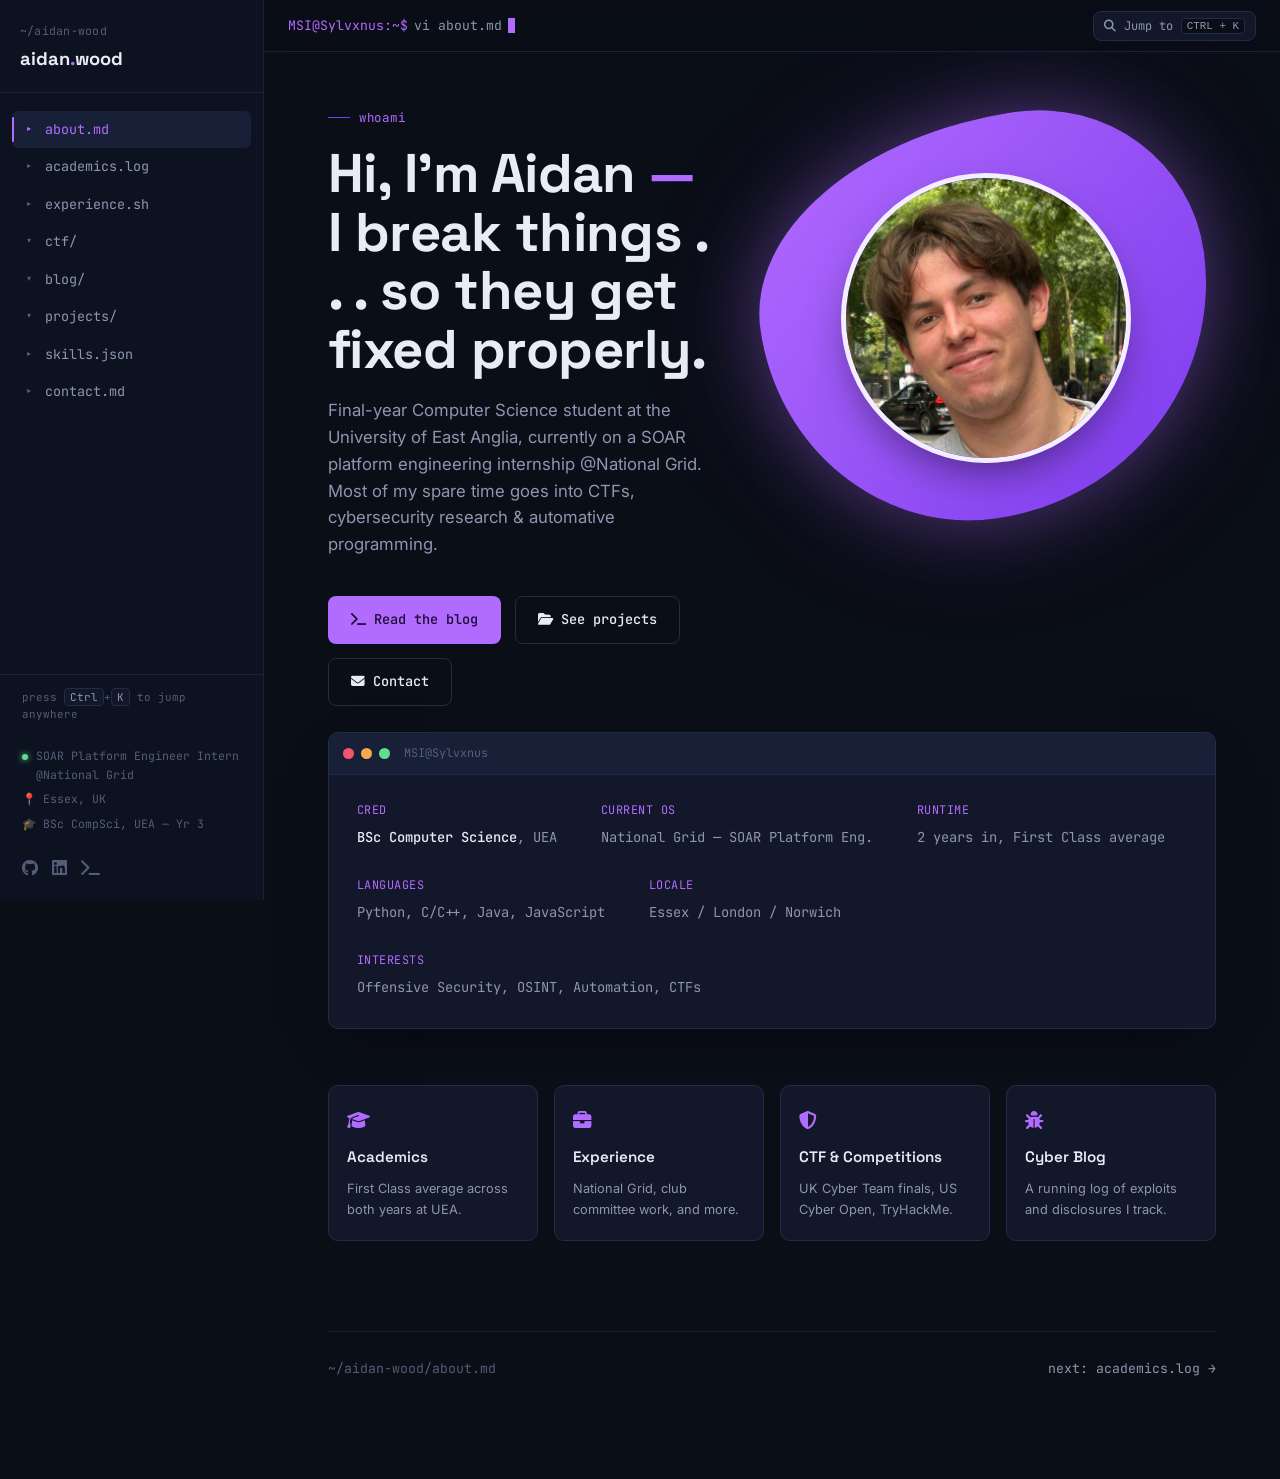
<file: index.html>
<!DOCTYPE html>
<html lang="en">
<head>
<meta charset="UTF-8">
<meta name="viewport" content="width=device-width, initial-scale=1.0">
<title>Aidan Wood — Cybersecurity &amp; Software</title>
<meta name="description" content="Aidan Wood — BSc Computer Science student, SOAR Platform Engineering intern at National Grid, CTF competitor.">
<link rel="stylesheet" href="assets/css/style.css">
<link rel="stylesheet" href="assets/css/pages.css">
<link rel="stylesheet" href="https://cdnjs.cloudflare.com/ajax/libs/font-awesome/6.5.0/css/all.min.css">
</head>
<body>

<div class="app-shell">

  <aside class="sidebar">
    <div class="sidebar-brand">
      <div class="path">~/aidan-wood</div>
      <div class="name">aidan<span class="dot">.</span>wood</div>
    </div>
    <nav class="tree">
      <a href="index.html" class="tree-item active"><span class="glyph">▸</span>about.md</a>
      <a href="academics.html" class="tree-item"><span class="glyph">▸</span>academics.log</a>
      <a href="experience.html" class="tree-item"><span class="glyph">▸</span>experience.sh</a>
      <a href="ctf.html" class="tree-item"><span class="glyph">▾</span>ctf/</a>
      <a href="blog.html" class="tree-item"><span class="glyph">▾</span>blog/</a>
      <a href="projects.html" class="tree-item"><span class="glyph">▾</span>projects/</a>
      <a href="skills.html" class="tree-item"><span class="glyph">▸</span>skills.json</a>
      <a href="contact.html" class="tree-item"><span class="glyph">▸</span>contact.md</a>
    </nav>
    <div class="tree-hint">press <kbd>Ctrl</kbd>+<kbd>K</kbd> to jump anywhere</div>
    <div class="sidebar-status">
      <div class="status-line"><span class="led"></span>SOAR Platform Engineer Intern @National Grid</div>
      <div class="status-line">📍 Essex, UK</div>
      <div class="status-line">🎓 BSc CompSci, UEA — Yr 3</div>
    </div>
    <div class="sidebar-social">
      <a href="https://github.com/AidanHWood" target="_blank" rel="noopener noreferrer" aria-label="GitHub"><i class="fab fa-github"></i></a>
      <a href="https://www.linkedin.com/in/aidan-h-wood/" target="_blank" rel="noopener noreferrer" aria-label="LinkedIn"><i class="fab fa-linkedin"></i></a>
      <a href="https://tryhackme.com/p/Sylvxnus" target="_blank" rel="noopener noreferrer" aria-label="TryHackMe"><i class="fas fa-terminal"></i></a>
    </div>
  </aside>
  <div class="sidebar-backdrop"></div>

  <div class="main-col">
    <div class="topbar">
      <div class="topbar-cmd">
        <span class="prompt">MSI@Sylvxnus:~$</span>
        <span class="path" data-command="vi about.md"></span>
        <span class="caret"></span>
      </div>
      <div class="topbar-right">
        <button class="palette-trigger" data-open-palette><i class="fas fa-magnifying-glass"></i> Jump to <kbd class="kbd-hint">CTRL +  K</kbd></button>
        <button class="mobile-nav-toggle" aria-label="Open menu"><i class="fas fa-bars"></i></button>
      </div>
    </div>

    <main class="page">

      <section class="hero">
        <div class="hero-copy">
          <div class="eyebrow"> whoami</div>
          <h1>Hi, I'm Aidan <span class="accent">—</span> I break things . . . so they get fixed properly.</h1>
          <p class="lede">Final-year Computer Science student at the University of East Anglia, currently on a SOAR platform engineering internship @National Grid. Most of my spare time goes into CTFs, cybersecurity research & automative programming.</p>
          <div class="btn-row">
            <a href="blog.html" class="btn btn-primary"><i class="fas fa-terminal"></i> Read the blog</a>
            <a href="projects.html" class="btn btn-ghost"><i class="fas fa-folder-open"></i> See projects</a>
            <a href="contact.html" class="btn btn-ghost"><i class="fas fa-envelope"></i> Contact</a>
          </div>
        </div>

        <div class="hero-photo-col">
          <div class="photo-blob"></div>
          <img src="assets/img/profile.jpg" alt="Aidan Wood" class="hero-photo">
        </div>
      </section>

      <div class="term-window" style="margin-bottom:56px;">
        <div class="term-titlebar">
          <div class="term-dots"><span class="r"></span><span class="y"></span><span class="g"></span></div>
          <span class="term-name">MSI@Sylvxnus</span>
        </div>
        <div class="neofetch-strip">
          <div class="stat"><span class="stat-k">Cred</span><span class="stat-v"><strong>BSc Computer Science</strong>, UEA</span></div>
          <div class="stat"><span class="stat-k">Current OS</span><span class="stat-v">National Grid — SOAR Platform Eng.</span></div>
          <div class="stat"><span class="stat-k">Runtime</span><span class="stat-v">2 years in, First Class average</span></div>
          <div class="stat"><span class="stat-k">Languages</span><span class="stat-v">Python, C/C++, Java, JavaScript</span></div>
          <div class="stat"><span class="stat-k">Locale</span><span class="stat-v">Essex / London / Norwich </span></div>
          <div class="stat"><span class="stat-k">Interests</span><span class="stat-v">Offensive Security, OSINT, Automation, CTFs</span></div>
        </div>
      </div>

      <div class="quicklinks">
        <a href="academics.html" class="card quicklink">
          <div class="glyph"><i class="fas fa-graduation-cap"></i></div>
          <div class="label">Academics</div>
          <div class="desc">First Class average across both years at UEA.</div>
        </a>
        <a href="experience.html" class="card quicklink">
          <div class="glyph"><i class="fas fa-briefcase"></i></div>
          <div class="label">Experience</div>
          <div class="desc">National Grid, club committee work, and more.</div>
        </a>
        <a href="ctf.html" class="card quicklink">
          <div class="glyph"><i class="fas fa-shield-halved"></i></div>
          <div class="label">CTF &amp; Competitions</div>
          <div class="desc">UK Cyber Team finals, US Cyber Open, TryHackMe.</div>
        </a>
        <a href="blog.html" class="card quicklink">
          <div class="glyph"><i class="fas fa-bug"></i></div>
          <div class="label">Cyber Blog</div>
          <div class="desc">A running log of exploits and disclosures I track.</div>
        </a>
      </div>

      <div class="page-footer-nav">
        <span>~/aidan-wood/about.md</span>
        <a href="academics.html">next: academics.log →</a>
      </div>

    </main>
  </div>
</div>

<script src="assets/js/main.js"></script>
</body>
</html>
</file>
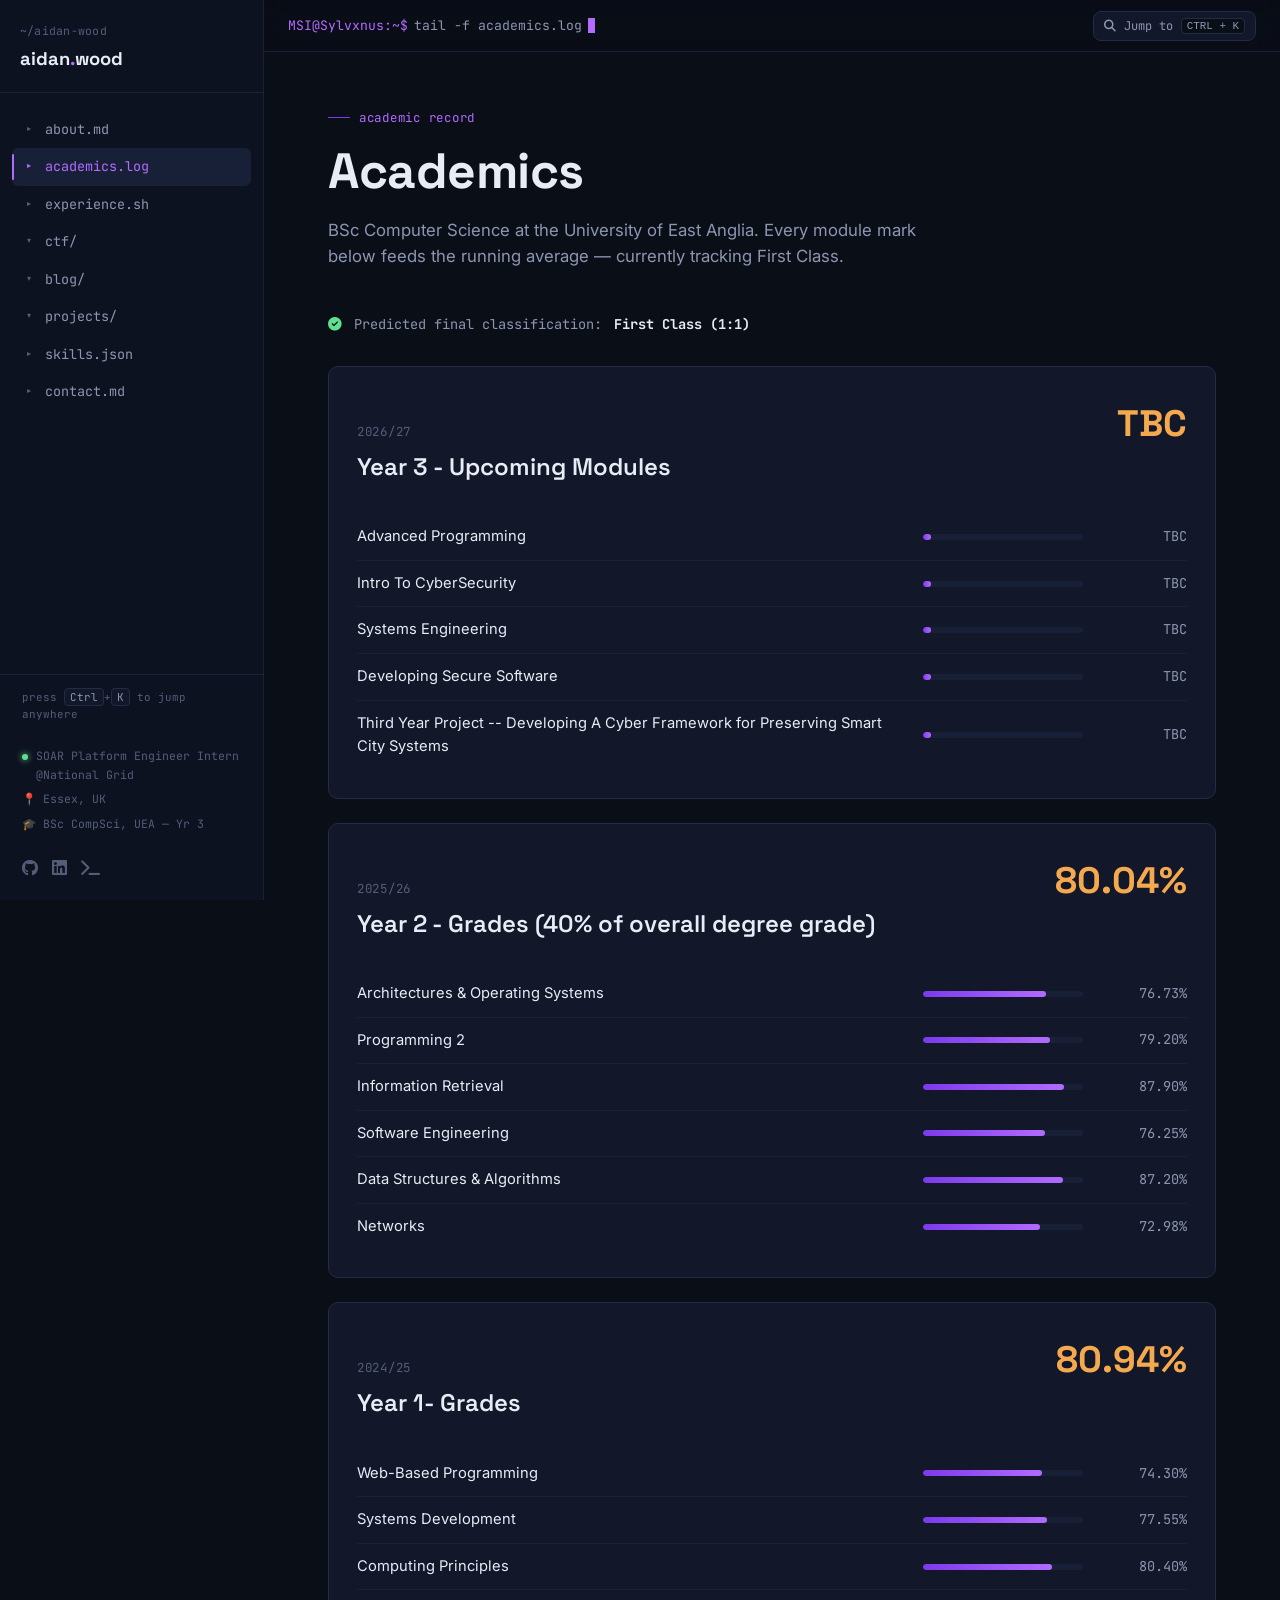
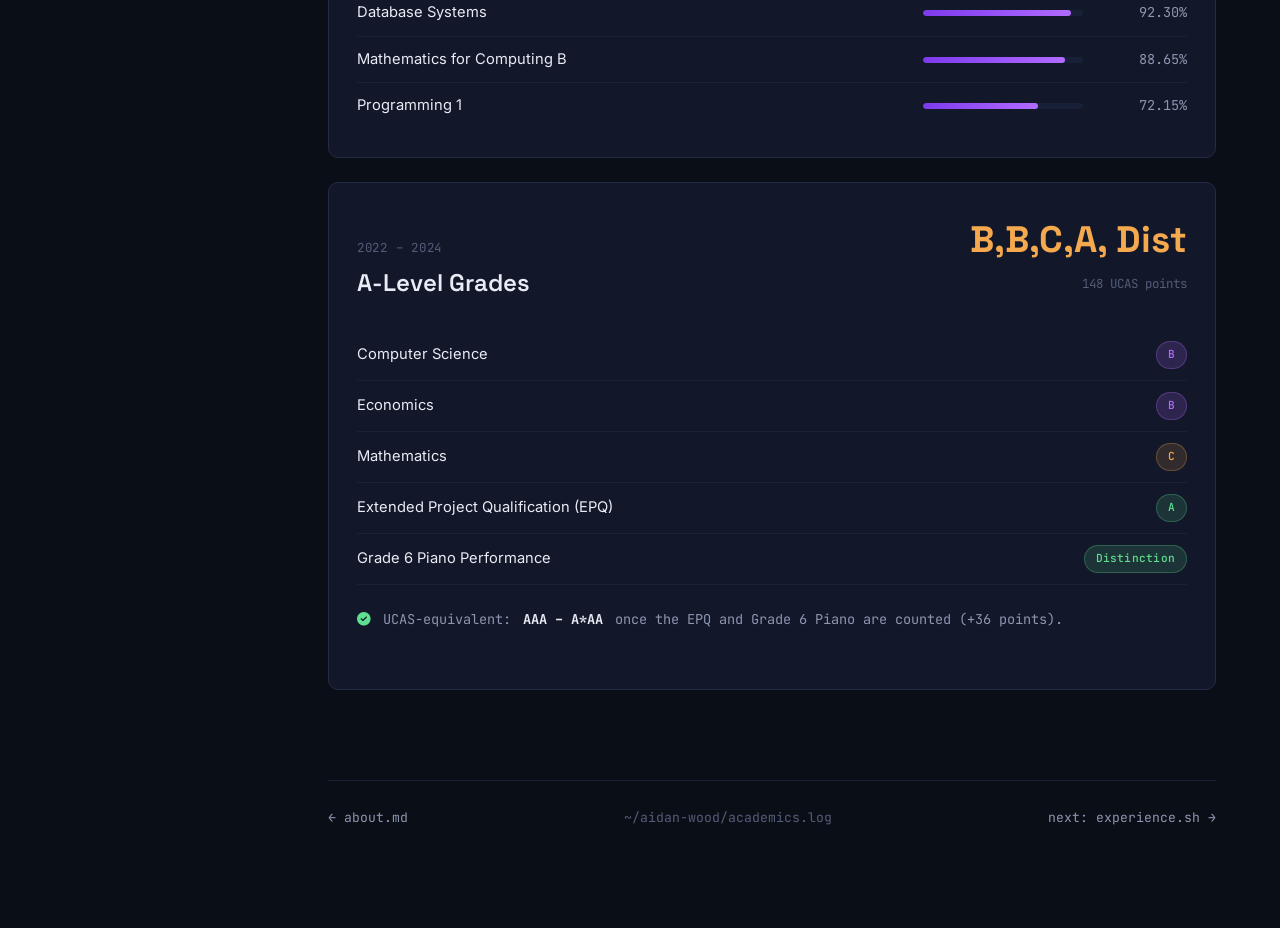
<file: academics.html>
<!DOCTYPE html>
<html lang="en">
<head>
<meta charset="UTF-8">
<meta name="viewport" content="width=device-width, initial-scale=1.0">
<title>Academics — Aidan Wood</title>
<link rel="stylesheet" href="assets/css/style.css">
<link rel="stylesheet" href="assets/css/pages.css">
<link rel="stylesheet" href="https://cdnjs.cloudflare.com/ajax/libs/font-awesome/6.5.0/css/all.min.css">
</head>
<body>

<div class="app-shell">

  <aside class="sidebar">
    <div class="sidebar-brand">
      <div class="path">~/aidan-wood</div>
      <div class="name">aidan<span class="dot">.</span>wood</div>
    </div>
    <nav class="tree">
      <a href="index.html" class="tree-item"><span class="glyph">▸</span>about.md</a>
      <a href="academics.html" class="tree-item active"><span class="glyph">▸</span>academics.log</a>
      <a href="experience.html" class="tree-item"><span class="glyph">▸</span>experience.sh</a>
      <a href="ctf.html" class="tree-item"><span class="glyph">▾</span>ctf/</a>
      <a href="blog.html" class="tree-item"><span class="glyph">▾</span>blog/</a>
      <a href="projects.html" class="tree-item"><span class="glyph">▾</span>projects/</a>
      <a href="skills.html" class="tree-item"><span class="glyph">▸</span>skills.json</a>
      <a href="contact.html" class="tree-item"><span class="glyph">▸</span>contact.md</a>
    </nav>
    <div class="tree-hint">press <kbd>Ctrl</kbd>+<kbd>K</kbd> to jump anywhere</div>
    <div class="sidebar-status">
      <div class="status-line"><span class="led"></span>SOAR Platform Engineer Intern @National Grid</div>
      <div class="status-line">📍 Essex, UK</div>
      <div class="status-line">🎓 BSc CompSci, UEA — Yr 3</div>
    </div>
    <div class="sidebar-social">
      <a href="https://github.com/AidanHWood" target="_blank" rel="noopener noreferrer" aria-label="GitHub"><i class="fab fa-github"></i></a>
      <a href="https://www.linkedin.com/in/aidan-h-wood/" target="_blank" rel="noopener noreferrer" aria-label="LinkedIn"><i class="fab fa-linkedin"></i></a>
      <a href="https://tryhackme.com/p/Sylvxnus" target="_blank" rel="noopener noreferrer" aria-label="TryHackMe"><i class="fas fa-terminal"></i></a>
    </div>
  </aside>
  <div class="sidebar-backdrop"></div>

  <div class="main-col">
    <div class="topbar">
      <div class="topbar-cmd">
        <span class="prompt">MSI@Sylvxnus:~$</span>
        <span class="path" data-command="tail -f academics.log"></span>
        <span class="caret"></span>
      </div>
      <div class="topbar-right">
        <button class="palette-trigger" data-open-palette><i class="fas fa-magnifying-glass"></i> Jump to <kbd class="kbd-hint">CTRL + K</kbd></button>
        <button class="mobile-nav-toggle" aria-label="Open menu"><i class="fas fa-bars"></i></button>
      </div>
    </div>

    <main class="page">
      <div class="eyebrow">academic record</div>
      <h1 class="page-title">Academics</h1>
      <p class="page-lede">BSc Computer Science at the University of East Anglia. Every module mark below feeds the running average — currently tracking First Class.</p>

      <div class="academics-summary">
        <i class="fas fa-circle-check" style="color:var(--green)"></i>
        Predicted final classification: <strong style="color:var(--text)">First Class (1:1)</strong>
      </div>
      
      <div class="card year-panel">
        <div class="year-panel-head">
          <div>
            <div class="yr">2026/27</div>
            <h2 class="section-title" style="margin-top:6px;">Year 3 - Upcoming Modules</h2>
          </div>
          <div class="avg">TBC</div>
        </div>
        <div class="mod-row">
          <span class="mod-name">Advanced Programming</span>
          <div class="mod-bar-track" style="width:160px;"><div class="mod-bar-fill" data-fill="5%"></div></div>
          <span class="mod-mark">TBC</span>
        </div>
        <div class="mod-row">
          <span class="mod-name">Intro To CyberSecurity</span>
          <div class="mod-bar-track" style="width:160px;"><div class="mod-bar-fill" data-fill="5%"></div></div>
          <span class="mod-mark">TBC</span>
        </div>
        <div class="mod-row">
          <span class="mod-name">Systems Engineering</span>
          <div class="mod-bar-track" style="width:160px;"><div class="mod-bar-fill" data-fill="5%"></div></div>
          <span class="mod-mark">TBC</span>
        </div>
        <div class="mod-row">
          <span class="mod-name">Developing Secure Software</span>
          <div class="mod-bar-track" style="width:160px;"><div class="mod-bar-fill" data-fill="5%"></div></div>
          <span class="mod-mark">TBC</span>
        </div>
        <div class="mod-row">
          <span class="mod-name">Third Year Project -- Developing A Cyber Framework for Preserving Smart City Systems</span>
          <div class="mod-bar-track" style="width:160px;"><div class="mod-bar-fill" data-fill="5%"></div></div>
          <span class="mod-mark">TBC</span>
        </div>
      </div>

      <div class="card year-panel">
        <div class="year-panel-head">
          <div>
            <div class="yr">2025/26</div>
            <h2 class="section-title" style="margin-top:6px;">Year 2 - Grades (40% of overall degree grade)</h2>
          </div>
          <div class="avg">80.04%</div>
        </div>

        <div class="mod-row">
          <span class="mod-name">Architectures &amp; Operating Systems</span>
          <div class="mod-bar-track" style="width:160px;"><div class="mod-bar-fill" data-fill="76.73%"></div></div>
          <span class="mod-mark">76.73%</span>
        </div>
        <div class="mod-row">
          <span class="mod-name">Programming 2</span>
          <div class="mod-bar-track" style="width:160px;"><div class="mod-bar-fill" data-fill="79.20%"></div></div>
          <span class="mod-mark">79.20%</span>
        </div>
        <div class="mod-row">
          <span class="mod-name">Information Retrieval</span>
          <div class="mod-bar-track" style="width:160px;"><div class="mod-bar-fill" data-fill="87.90%"></div></div>
          <span class="mod-mark">87.90%</span>
        </div>
        <div class="mod-row">
          <span class="mod-name">Software Engineering</span>
          <div class="mod-bar-track" style="width:160px;"><div class="mod-bar-fill" data-fill="76.25%"></div></div>
          <span class="mod-mark">76.25%</span>
        </div>
        <div class="mod-row">
          <span class="mod-name">Data Structures &amp; Algorithms</span>
          <div class="mod-bar-track" style="width:160px;"><div class="mod-bar-fill" data-fill="87.20%"></div></div>
          <span class="mod-mark">87.20%</span>
        </div>
        <div class="mod-row">
          <span class="mod-name">Networks</span>
          <div class="mod-bar-track" style="width:160px;"><div class="mod-bar-fill" data-fill="72.98%"></div></div>
          <span class="mod-mark">72.98%</span>
        </div>
      </div>

      <div class="card year-panel">
        <div class="year-panel-head">
          <div>
            <div class="yr">2024/25</div>
            <h2 class="section-title" style="margin-top:6px;">Year 1- Grades</h2>
          </div>
          <div class="avg">80.94%</div>
        </div>

        <div class="mod-row">
          <span class="mod-name">Web-Based Programming</span>
          <div class="mod-bar-track" style="width:160px;"><div class="mod-bar-fill" data-fill="74.30%"></div></div>
          <span class="mod-mark">74.30%</span>
        </div>
        <div class="mod-row">
          <span class="mod-name">Systems Development</span>
          <div class="mod-bar-track" style="width:160px;"><div class="mod-bar-fill" data-fill="77.55%"></div></div>
          <span class="mod-mark">77.55%</span>
        </div>
        <div class="mod-row">
          <span class="mod-name">Computing Principles</span>
          <div class="mod-bar-track" style="width:160px;"><div class="mod-bar-fill" data-fill="80.40%"></div></div>
          <span class="mod-mark">80.40%</span>
        </div>
        <div class="mod-row">
          <span class="mod-name">Database Systems</span>
          <div class="mod-bar-track" style="width:160px;"><div class="mod-bar-fill" data-fill="92.30%"></div></div>
          <span class="mod-mark">92.30%</span>
        </div>
        <div class="mod-row">
          <span class="mod-name">Mathematics for Computing B</span>
          <div class="mod-bar-track" style="width:160px;"><div class="mod-bar-fill" data-fill="88.65%"></div></div>
          <span class="mod-mark">88.65%</span>
        </div>
        <div class="mod-row">
          <span class="mod-name">Programming 1</span>
          <div class="mod-bar-track" style="width:160px;"><div class="mod-bar-fill" data-fill="72.15%"></div></div>
          <span class="mod-mark">72.15%</span>
        </div>
      </div>
  
      <div class="card year-panel">
        <div class="year-panel-head">
          <div>
            <div class="yr">2022 – 2024</div>
              <h2 class="section-title" style="margin-top:6px;">A-Level Grades</h2>
            </div>
            <div style="text-align:right;">
              <div class="avg">B,B,C,A, Dist</div>
                <div style="font-family:var(--f-mono); font-size:0.78rem; color:var(--text-faint); margin-top:4px;">148 UCAS points</div>
              </div>
            </div>
            <div class="mod-row" style="grid-template-columns:1fr auto;">
              <span class="mod-name">Computer Science</span>
              <span class="pill">B</span>
            </div>
            <div class="mod-row" style="grid-template-columns:1fr auto;">
              <span class="mod-name">Economics</span>
              <span class="pill">B</span>
            </div>
            <div class="mod-row" style="grid-template-columns:1fr auto;">
              <span class="mod-name">Mathematics</span>
              <span class="pill amber">C</span>
            </div>
            <div class="mod-row" style="grid-template-columns:1fr auto;">
              <span class="mod-name">Extended Project Qualification (EPQ)</span>
              <span class="pill green">A</span>
            </div>
            <div class="mod-row" style="grid-template-columns:1fr auto;">
              <span class="mod-name">Grade 6 Piano Performance</span>
              <span class="pill green">Distinction</span>
            </div>

            <div class="academics-summary" style="margin-top:24px;">
              <i class="fas fa-circle-check" style="color:var(--green)"></i>
              UCAS-equivalent: <strong style="color:var(--text)">AAA – A*AA</strong> once the EPQ and Grade 6 Piano are counted (+36 points).
            </div>
          </div>

      <div class="page-footer-nav">
        <a href="index.html">← about.md</a>
        <span>~/aidan-wood/academics.log</span>
        <a href="experience.html">next: experience.sh →</a>
      </div>
    </main>
  </div>
</div>

<script src="assets/js/main.js"></script>
</body>
</html>
</file>
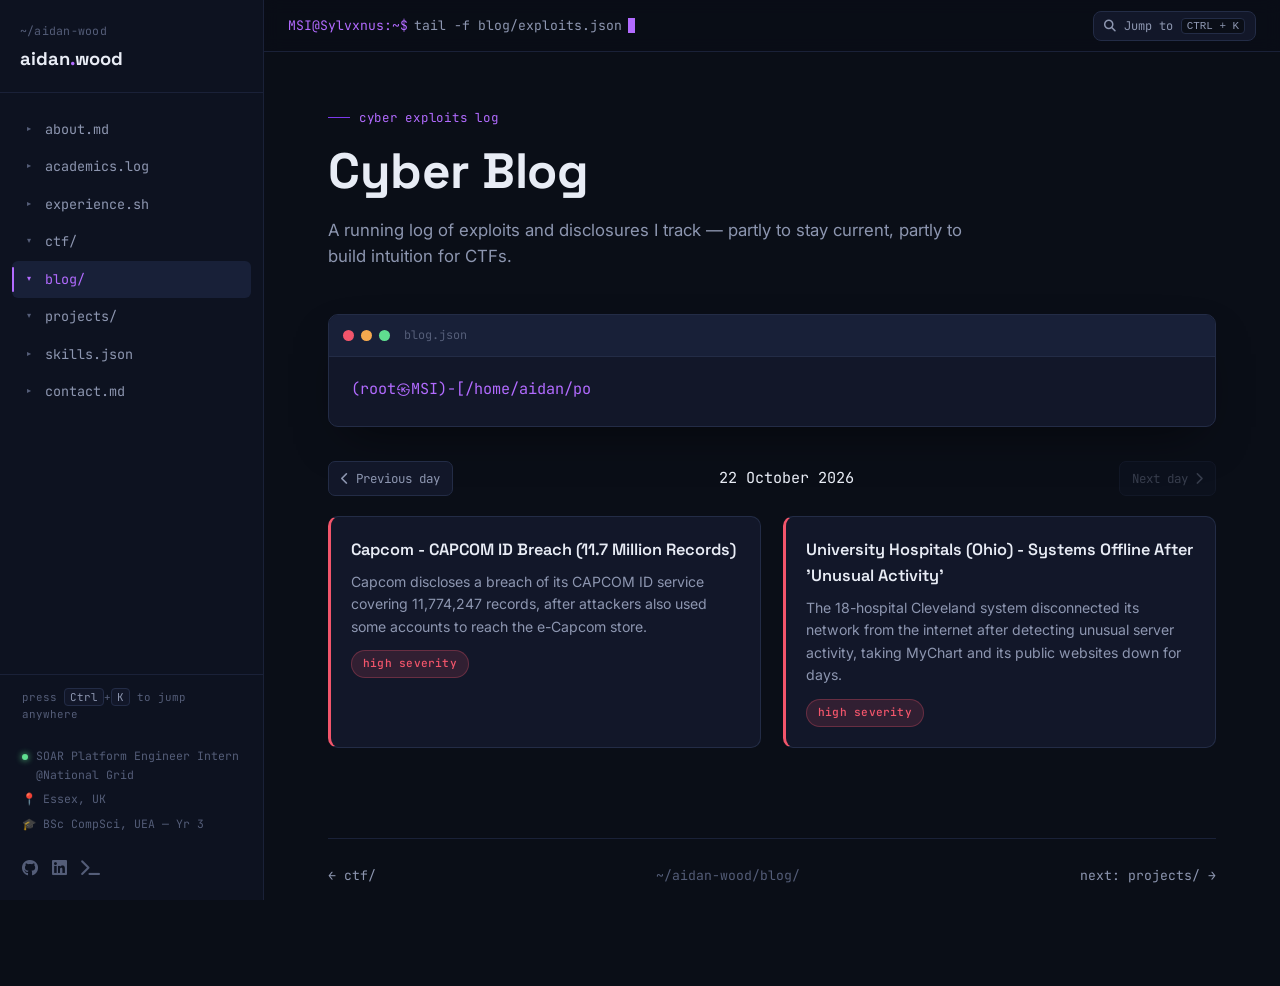
<file: blog.html>
<!DOCTYPE html>
<html lang="en">
<head>
<meta charset="UTF-8">
<meta name="viewport" content="width=device-width, initial-scale=1.0">
<title>Cyber Blog — Aidan Wood</title>
<link rel="stylesheet" href="assets/css/style.css">
<link rel="stylesheet" href="assets/css/pages.css">
<link rel="stylesheet" href="https://cdnjs.cloudflare.com/ajax/libs/font-awesome/6.5.0/css/all.min.css">
</head>
<body>

<div class="app-shell">

  <aside class="sidebar">
    <div class="sidebar-brand">
      <div class="path">~/aidan-wood</div>
      <div class="name">aidan<span class="dot">.</span>wood</div>
    </div>
    <nav class="tree">
      <a href="index.html" class="tree-item"><span class="glyph">▸</span>about.md</a>
      <a href="academics.html" class="tree-item"><span class="glyph">▸</span>academics.log</a>
      <a href="experience.html" class="tree-item"><span class="glyph">▸</span>experience.sh</a>
      <a href="ctf.html" class="tree-item"><span class="glyph">▾</span>ctf/</a>
      <a href="blog.html" class="tree-item active"><span class="glyph">▾</span>blog/</a>
      <a href="projects.html" class="tree-item"><span class="glyph">▾</span>projects/</a>
      <a href="skills.html" class="tree-item"><span class="glyph">▸</span>skills.json</a>
      <a href="contact.html" class="tree-item"><span class="glyph">▸</span>contact.md</a>
    </nav>
    <div class="tree-hint">press <kbd>Ctrl</kbd>+<kbd>K</kbd> to jump anywhere</div>
    <div class="sidebar-status">
      <div class="status-line"><span class="led"></span>SOAR Platform Engineer Intern @National Grid</div>
      <div class="status-line">📍 Essex, UK</div>
      <div class="status-line">🎓 BSc CompSci, UEA — Yr 3</div>
    </div>
    <div class="sidebar-social">
      <a href="https://github.com/AidanHWood" target="_blank" rel="noopener noreferrer" aria-label="GitHub"><i class="fab fa-github"></i></a>
      <a href="https://www.linkedin.com/in/aidan-h-wood/" target="_blank" rel="noopener noreferrer" aria-label="LinkedIn"><i class="fab fa-linkedin"></i></a>
      <a href="https://tryhackme.com/p/Sylvxnus" target="_blank" rel="noopener noreferrer" aria-label="TryHackMe"><i class="fas fa-terminal"></i></a>
    </div>
  </aside>
  <div class="sidebar-backdrop"></div>

  <div class="main-col">
    <div class="topbar">
      <div class="topbar-cmd">
        <span class="prompt">MSI@Sylvxnus:~$</span>
        <span class="path" data-command="tail -f blog/exploits.json"></span>
        <span class="caret"></span>
      </div>
      <div class="topbar-right">
        <button class="palette-trigger" data-open-palette><i class="fas fa-magnifying-glass"></i> Jump to <kbd class="kbd-hint">CTRL + K</kbd></button>
        <button class="mobile-nav-toggle" aria-label="Open menu"><i class="fas fa-bars"></i></button>
      </div>
    </div>

    <main class="page">
      <div class="eyebrow">cyber exploits log</div>
      <h1 class="page-title">Cyber Blog</h1>
      <p class="page-lede">A running log of exploits and disclosures I track — partly to stay current, partly to build intuition for CTFs.</p>

      <div class="term-window blog-term">
        <div class="term-titlebar">
          <div class="term-dots"><span class="r"></span><span class="y"></span><span class="g"></span></div>
          <span class="term-name">blog.json</span>
        </div>
        <div class="term-body">
          <div class="blog-typeline">
            <span id="terminal-text"></span><span id="terminal-caret" class="caret2" style="display:none;">#</span>
          </div>
        </div>
      </div>

      <div class="blog-daynav">
        <button id="prev-day" class="navbtn"><i class="fas fa-chevron-left"></i> Previous day</button>
        <span id="current-date" class="date">Loading…</span>
        <button id="next-day" class="navbtn">Next day <i class="fas fa-chevron-right"></i></button>
      </div>

      <div id="cards-container" class="grid-2">
        <div class="exploit-empty">Loading exploit feed…</div>
      </div>

      <div class="page-footer-nav">
        <a href="ctf.html">← ctf/</a>
        <span>~/aidan-wood/blog/</span>
        <a href="projects.html">next: projects/ →</a>
      </div>
    </main>
  </div>
</div>

<div id="exploit-modal" class="modal-overlay">
  <div class="modal-box">
    <button id="modal-close" class="modal-close" aria-label="Close">&times;</button>
    <h3 id="modal-title"></h3>
    <p id="modal-description" class="modal-desc"></p>
    <div id="modal-details" class="modal-details"></div>
    <a id="modal-link" href="#" target="_blank" rel="noopener noreferrer" class="modal-link"><i class="fas fa-arrow-up-right-from-square"></i> Read full article</a>
  </div>
</div>

<script src="assets/js/main.js"></script>
<script src="assets/js/blog.js"></script>
</body>
</html>
</file>
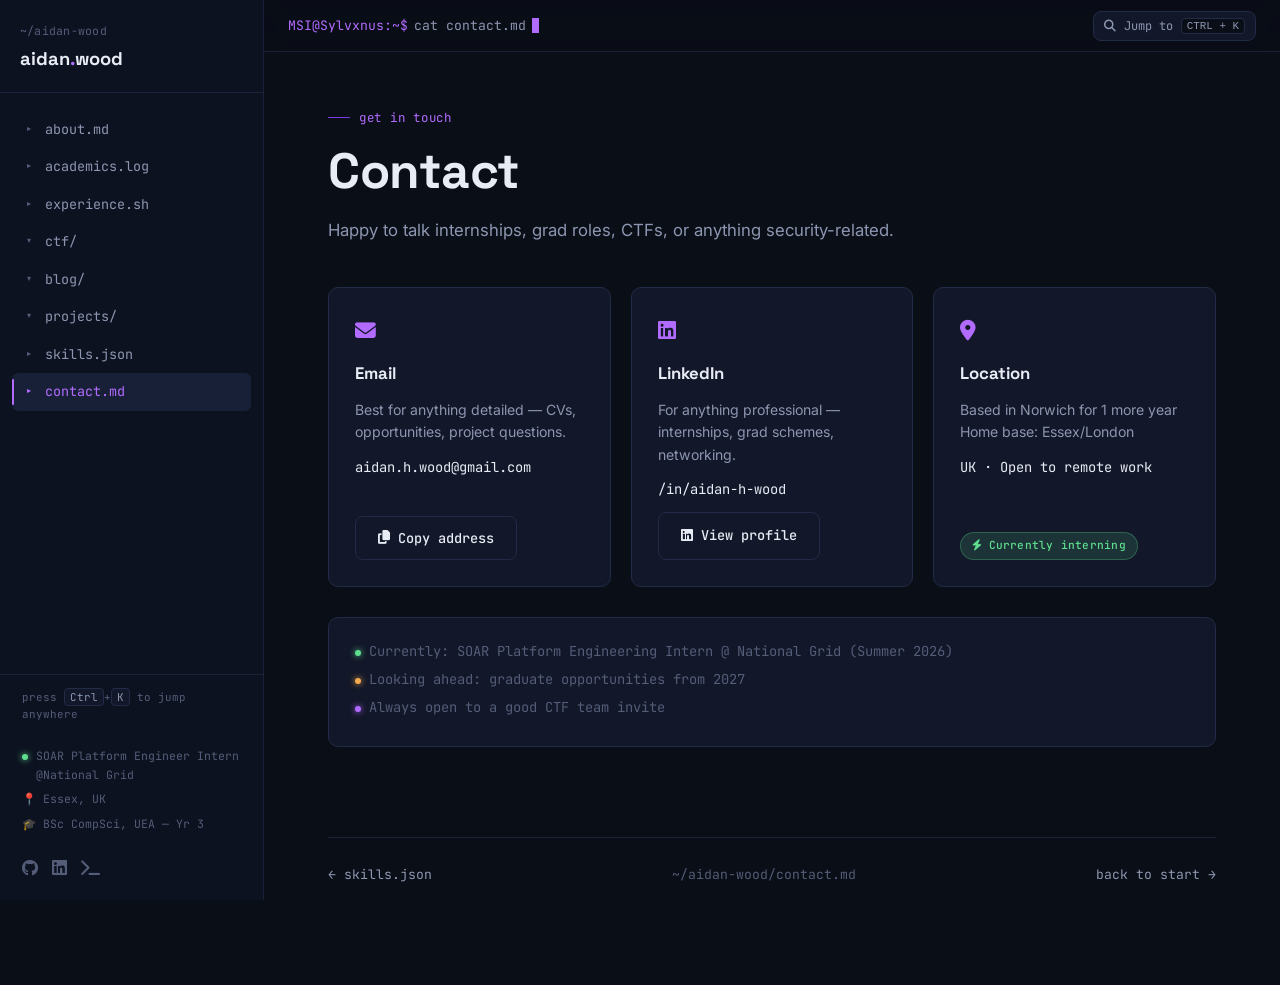
<file: contact.html>
<!DOCTYPE html>
<html lang="en">
<head>
<meta charset="UTF-8">
<meta name="viewport" content="width=device-width, initial-scale=1.0">
<title>Contact — Aidan Wood</title>
<link rel="stylesheet" href="assets/css/style.css">
<link rel="stylesheet" href="assets/css/pages.css">
<link rel="stylesheet" href="https://cdnjs.cloudflare.com/ajax/libs/font-awesome/6.5.0/css/all.min.css">
</head>
<body>

<div class="app-shell">

  <aside class="sidebar">
    <div class="sidebar-brand">
      <div class="path">~/aidan-wood</div>
      <div class="name">aidan<span class="dot">.</span>wood</div>
    </div>
    <nav class="tree">
      <a href="index.html" class="tree-item"><span class="glyph">▸</span>about.md</a>
      <a href="academics.html" class="tree-item"><span class="glyph">▸</span>academics.log</a>
      <a href="experience.html" class="tree-item"><span class="glyph">▸</span>experience.sh</a>
      <a href="ctf.html" class="tree-item"><span class="glyph">▾</span>ctf/</a>
      <a href="blog.html" class="tree-item"><span class="glyph">▾</span>blog/</a>
      <a href="projects.html" class="tree-item"><span class="glyph">▾</span>projects/</a>
      <a href="skills.html" class="tree-item"><span class="glyph">▸</span>skills.json</a>
      <a href="contact.html" class="tree-item active"><span class="glyph">▸</span>contact.md</a>
    </nav>
    <div class="tree-hint">press <kbd>Ctrl</kbd>+<kbd>K</kbd> to jump anywhere</div>
    <div class="sidebar-status">
      <div class="status-line"><span class="led"></span>SOAR Platform Engineer Intern @National Grid</div>
      <div class="status-line">📍 Essex, UK</div>
      <div class="status-line">🎓 BSc CompSci, UEA — Yr 3</div>
    </div>
    <div class="sidebar-social">
      <a href="https://github.com/AidanHWood" target="_blank" rel="noopener noreferrer" aria-label="GitHub"><i class="fab fa-github"></i></a>
      <a href="https://www.linkedin.com/in/aidan-h-wood/" target="_blank" rel="noopener noreferrer" aria-label="LinkedIn"><i class="fab fa-linkedin"></i></a>
      <a href="https://tryhackme.com/p/Sylvxnus" target="_blank" rel="noopener noreferrer" aria-label="TryHackMe"><i class="fas fa-terminal"></i></a>
    </div>
  </aside>
  <div class="sidebar-backdrop"></div>

  <div class="main-col">
    <div class="topbar">
      <div class="topbar-cmd">
        <span class="prompt">MSI@Sylvxnus:~$</span>
        <span class="path" data-command="cat contact.md"></span>
        <span class="caret"></span>
      </div>
      <div class="topbar-right">
        <button class="palette-trigger" data-open-palette><i class="fas fa-magnifying-glass"></i> Jump to <kbd class="kbd-hint">CTRL + K</kbd></button>
        <button class="mobile-nav-toggle" aria-label="Open menu"><i class="fas fa-bars"></i></button>
      </div>
    </div>

    <main class="page">
      <div class="eyebrow">get in touch</div>
      <h1 class="page-title">Contact</h1>
      <p class="page-lede">Happy to talk internships, grad roles, CTFs, or anything security-related.</p>

      <div class="contact-grid">
        <div class="card contact-card">
          <div class="glyph"><i class="fas fa-envelope"></i></div>
          <h3>Email</h3>
          <p>Best for anything detailed — CVs, opportunities, project questions.</p>
          <div class="value">aidan.h.wood@gmail.com</div>
          <div class="action">
            <button class="btn btn-ghost" data-copy="aidan.h.wood@gmail.com"><i class="fas fa-copy"></i> Copy address</button>
          </div>
        </div>

        <div class="card contact-card">
          <div class="glyph"><i class="fab fa-linkedin"></i></div>
          <h3>LinkedIn</h3>
          <p>For anything professional — internships, grad schemes, networking.</p>
          <div class="value">/in/aidan-h-wood</div>
          <div class="action">
            <a class="btn btn-ghost" href="https://www.linkedin.com/in/aidan-h-wood/" target="_blank" rel="noopener noreferrer"><i class="fab fa-linkedin"></i> View profile</a>
          </div>
        </div>

        <div class="card contact-card">
          <div class="glyph"><i class="fas fa-location-dot"></i></div>
          <h3>Location</h3>
          <p>Based in Norwich for 1 more year <br> Home base: Essex/London</p>
          <div class="value">UK · Open to remote work</div>
          <div class="action">
            <span class="pill green"><i class="fas fa-bolt"></i> Currently interning</span>
          </div>
        </div>
      </div>

      <div class="card status-block">
        <div class="status-line"><span class="led"></span> Currently: SOAR Platform Engineering Intern @ National Grid (Summer 2026)</div>
        <div class="status-line"><span class="led" style="background:var(--amber); box-shadow:0 0 6px var(--amber);"></span> Looking ahead: graduate opportunities from 2027</div>
        <div class="status-line"><span class="led" style="background:var(--accent); box-shadow:0 0 6px var(--accent);"></span> Always open to a good CTF team invite</div>
      </div>

      <div class="page-footer-nav">
        <a href="skills.html">← skills.json</a>
        <span>~/aidan-wood/contact.md</span>
        <a href="index.html">back to start →</a>
      </div>
    </main>
  </div>
</div>

<script src="assets/js/main.js"></script>
</body>
</html>
</file>
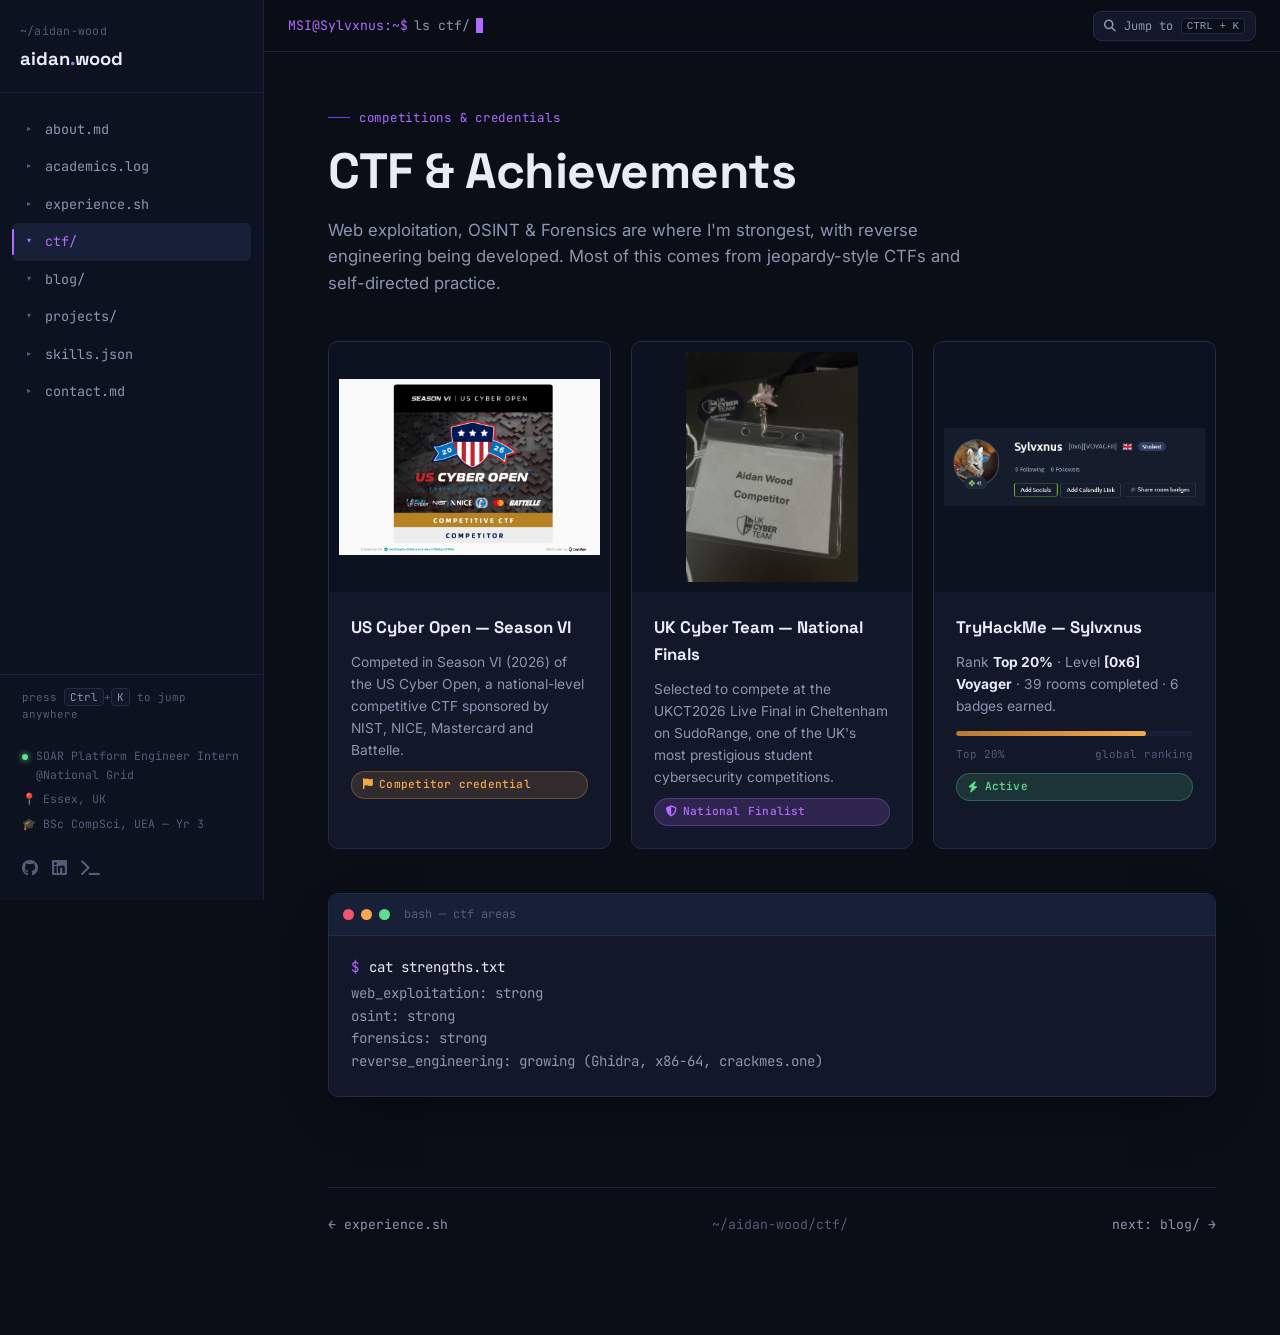
<file: ctf.html>
<!DOCTYPE html>
<html lang="en">
<head>
<meta charset="UTF-8">
<meta name="viewport" content="width=device-width, initial-scale=1.0">
<title>CTF &amp; Achievements — Aidan Wood</title>
<link rel="stylesheet" href="assets/css/style.css">
<link rel="stylesheet" href="assets/css/pages.css">
<link rel="stylesheet" href="https://cdnjs.cloudflare.com/ajax/libs/font-awesome/6.5.0/css/all.min.css">
</head>
<body>

<div class="app-shell">

  <aside class="sidebar">
    <div class="sidebar-brand">
      <div class="path">~/aidan-wood</div>
      <div class="name">aidan<span class="dot">.</span>wood</div>
    </div>
    <nav class="tree">
      <a href="index.html" class="tree-item"><span class="glyph">▸</span>about.md</a>
      <a href="academics.html" class="tree-item"><span class="glyph">▸</span>academics.log</a>
      <a href="experience.html" class="tree-item"><span class="glyph">▸</span>experience.sh</a>
      <a href="ctf.html" class="tree-item active"><span class="glyph">▾</span>ctf/</a>
      <a href="blog.html" class="tree-item"><span class="glyph">▾</span>blog/</a>
      <a href="projects.html" class="tree-item"><span class="glyph">▾</span>projects/</a>
      <a href="skills.html" class="tree-item"><span class="glyph">▸</span>skills.json</a>
      <a href="contact.html" class="tree-item"><span class="glyph">▸</span>contact.md</a>
    </nav>
    <div class="tree-hint">press <kbd>Ctrl</kbd>+<kbd>K</kbd> to jump anywhere</div>
    <div class="sidebar-status">
      <div class="status-line"><span class="led"></span>SOAR Platform Engineer Intern @National Grid</div>
      <div class="status-line">📍 Essex, UK</div>
      <div class="status-line">🎓 BSc CompSci, UEA — Yr 3</div>
    </div>
    <div class="sidebar-social">
      <a href="https://github.com/AidanHWood" target="_blank" rel="noopener noreferrer" aria-label="GitHub"><i class="fab fa-github"></i></a>
      <a href="https://www.linkedin.com/in/aidan-h-wood/" target="_blank" rel="noopener noreferrer" aria-label="LinkedIn"><i class="fab fa-linkedin"></i></a>
      <a href="https://tryhackme.com/p/Sylvxnus" target="_blank" rel="noopener noreferrer" aria-label="TryHackMe"><i class="fas fa-terminal"></i></a>
    </div>
  </aside>
  <div class="sidebar-backdrop"></div>

  <div class="main-col">
    <div class="topbar">
      <div class="topbar-cmd">
        <span class="prompt">MSI@Sylvxnus:~$</span>
        <span class="path" data-command="ls ctf/"></span>
        <span class="caret"></span>
      </div>
      <div class="topbar-right">
        <button class="palette-trigger" data-open-palette><i class="fas fa-magnifying-glass"></i> Jump to <kbd class="kbd-hint">CTRL + K</kbd></button>
        <button class="mobile-nav-toggle" aria-label="Open menu"><i class="fas fa-bars"></i></button>
      </div>
    </div>

    <main class="page">
      <div class="eyebrow">competitions &amp; credentials</div>
      <h1 class="page-title">CTF &amp; Achievements</h1>
      <p class="page-lede">Web exploitation, OSINT & Forensics are where I'm strongest, with reverse engineering being developed. Most of this comes from jeopardy-style CTFs and self-directed practice.</p>

      <div class="grid-3">

        <div class="card ctf-card">
          <img src="assets/img/uscg.png" alt="US Cyber Open Season VI Credential" class="contain">
          <div class="ctf-card-body">
            <h3>US Cyber Open — Season VI</h3>
            <p>Competed in Season VI (2026) of the US Cyber Open, a national-level competitive CTF sponsored by NIST, NICE, Mastercard and Battelle.</p>
            <span class="pill amber"><i class="fas fa-flag"></i> Competitor credential</span>
          </div>
        </div>

        <div class="card ctf-card">
          <img src="assets/img/ukct-finals.jpeg" alt="UK Cyber Team National Finals lanyard" class="contain">
          <div class="ctf-card-body">
            <h3>UK Cyber Team — National Finals</h3>
            <p>Selected to compete at the UKCT2026 Live Final in Cheltenham on SudoRange, one of the UK's most prestigious student cybersecurity competitions.</p>
            <span class="pill"><i class="fas fa-shield-halved"></i> National Finalist</span>
          </div>
        </div>

        <div class="card ctf-card">
          <img src="assets/img/thm.png" alt="TryHackMe profile — Sylvxnus" class="contain">
          <div class="ctf-card-body">
            <h3>TryHackMe — Sylvxnus</h3>
            <p>Rank <strong style="color:var(--text)">Top 20%</strong> · Level <strong style="color:var(--text)">[0x6] Voyager</strong> · 39 rooms completed · 6 badges earned.</p>
            <div class="rank-track"><div class="rank-fill" data-fill="80%"></div></div>
            <div class="rank-labels"><span>Top 20%</span><span>global ranking</span></div>
            <span class="pill green"><i class="fas fa-bolt"></i> Active</span>
          </div>
        </div>

      </div>

      <div class="term-window" style="margin-top:44px;">
        <div class="term-titlebar">
          <div class="term-dots"><span class="r"></span><span class="y"></span><span class="g"></span></div>
          <span class="term-name">bash — ctf areas</span>
        </div>
        <div class="term-body">
          <div class="term-line"><span class="prompt">$</span><span class="cmd">cat strengths.txt</span></div>
          <div class="term-out">web_exploitation: strong</div>
          <div class="term-out">osint: strong</div>
          <div class="term-out">forensics: strong</div>
          <div class="term-out">reverse_engineering: growing (Ghidra, x86-64, crackmes.one)</div>
        </div>
      </div>

      <div class="page-footer-nav">
        <a href="experience.html">← experience.sh</a>
        <span>~/aidan-wood/ctf/</span>
        <a href="blog.html">next: blog/ →</a>
      </div>
    </main>
  </div>
</div>

<script src="assets/js/main.js"></script>
</body>
</html>
</file>
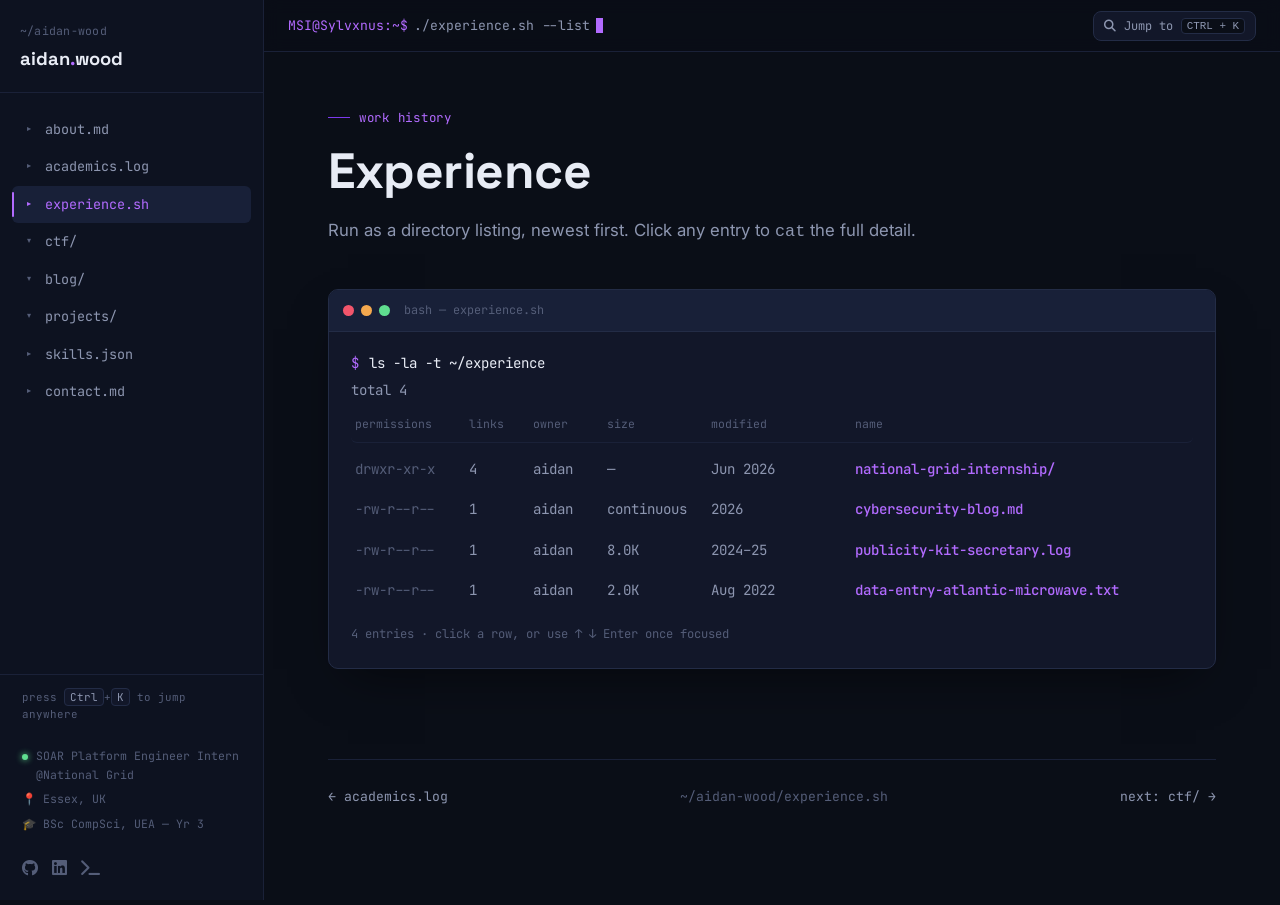
<file: experience.html>
<!DOCTYPE html>
<html lang="en">
<head>
<meta charset="UTF-8">
<meta name="viewport" content="width=device-width, initial-scale=1.0">
<title>Experience — Aidan Wood</title>
<link rel="stylesheet" href="assets/css/style.css">
<link rel="stylesheet" href="assets/css/pages.css">
<link rel="stylesheet" href="https://cdnjs.cloudflare.com/ajax/libs/font-awesome/6.5.0/css/all.min.css">
</head>
<body>

<div class="app-shell">

  <aside class="sidebar">
    <div class="sidebar-brand">
      <div class="path">~/aidan-wood</div>
      <div class="name">aidan<span class="dot">.</span>wood</div>
    </div>
    <nav class="tree">
      <a href="index.html" class="tree-item"><span class="glyph">▸</span>about.md</a>
      <a href="academics.html" class="tree-item"><span class="glyph">▸</span>academics.log</a>
      <a href="experience.html" class="tree-item active"><span class="glyph">▸</span>experience.sh</a>
      <a href="ctf.html" class="tree-item"><span class="glyph">▾</span>ctf/</a>
      <a href="blog.html" class="tree-item"><span class="glyph">▾</span>blog/</a>
      <a href="projects.html" class="tree-item"><span class="glyph">▾</span>projects/</a>
      <a href="skills.html" class="tree-item"><span class="glyph">▸</span>skills.json</a>
      <a href="contact.html" class="tree-item"><span class="glyph">▸</span>contact.md</a>
    </nav>
    <div class="tree-hint">press <kbd>Ctrl</kbd>+<kbd>K</kbd> to jump anywhere</div>
    <div class="sidebar-status">
      <div class="status-line"><span class="led"></span>SOAR Platform Engineer Intern @National Grid</div>
      <div class="status-line">📍 Essex, UK</div>
      <div class="status-line">🎓 BSc CompSci, UEA — Yr 3</div>
    </div>
    <div class="sidebar-social">
      <a href="https://github.com/AidanHWood" target="_blank" rel="noopener noreferrer" aria-label="GitHub"><i class="fab fa-github"></i></a>
      <a href="https://www.linkedin.com/in/aidan-h-wood/" target="_blank" rel="noopener noreferrer" aria-label="LinkedIn"><i class="fab fa-linkedin"></i></a>
      <a href="https://tryhackme.com/p/Sylvxnus" target="_blank" rel="noopener noreferrer" aria-label="TryHackMe"><i class="fas fa-terminal"></i></a>
    </div>
  </aside>
  <div class="sidebar-backdrop"></div>

  <div class="main-col">
    <div class="topbar">
      <div class="topbar-cmd">
        <span class="prompt">MSI@Sylvxnus:~$</span>
        <span class="path" data-command="./experience.sh --list"></span>
        <span class="caret"></span>
      </div>
      <div class="topbar-right">
        <button class="palette-trigger" data-open-palette><i class="fas fa-magnifying-glass"></i> Jump to <kbd class="kbd-hint">CTRL + K</kbd></button>
        <button class="mobile-nav-toggle" aria-label="Open menu"><i class="fas fa-bars"></i></button>
      </div>
    </div>

    <main class="page">
      <div class="eyebrow">work history</div>
      <h1 class="page-title">Experience</h1>
      <p class="page-lede">Run as a directory listing, newest first. Click any entry to <code>cat</code> the full detail.</p>

      <div class="term-window">
        <div class="term-titlebar">
          <div class="term-dots"><span class="r"></span><span class="y"></span><span class="g"></span></div>
          <span class="term-name">bash — experience.sh</span>
        </div>
        <div class="term-body">
          <div class="term-line"><span class="prompt">$</span><span class="cmd">ls -la -t ~/experience</span></div>
          <div class="term-out" style="margin-bottom:14px;">total 4</div>

          <div class="ls-header-row ls-row" style="cursor:default;">
            <span>permissions</span><span>links</span><span>owner</span><span>size</span><span>modified</span><span>name</span>
          </div>

          <div class="ls-row" data-toggle>
            <span class="perm">drwxr-xr-x</span><span>4</span><span>aidan</span><span>—</span><span>Jun 2026</span><span class="fname">national-grid-internship/</span>
          </div>
          <div class="ls-detail">
            <span class="meta">RUNNING · Jun 2026 – Sep 2026</span>
            <h4>SOAR Platform Engineering Internship</h4>
            <p>A twelve-week internship with the SOAR (Security Orchestration, Automation and Response) platform engineering team at National Grid.</p>
            <p style="margin-top:10px;">I can't go into specifics — but it's been a hands-on introduction to enterprise-scale security operations, agile delivery, and working across a large technical organisation.</p>
          </div>

          <div class="ls-row" data-toggle>
            <span class="perm">-rw-r--r--</span><span>1</span><span>aidan</span><span>continuous</span><span>2026</span><span class="fname">cybersecurity-blog.md</span>
          </div>
          <div class="ls-detail">
            <span class="meta">ONGOING · Personal project</span>
            <h4>Cyber Exploits Blog</h4>
            <p>A personal blog tracking newly disclosed exploits and breaches as they happen — reading through vendor advisories, news coverage and CISA's KEV catalog to keep a running log of what's being exploited in the wild and why it matters.</p>
            <p style="margin-top:10px;">Doubles as a way to stay sharp on emerging CVEs between CTFs.</p>
          </div>

          <div class="ls-row" data-toggle>
            <span class="perm">-rw-r--r--</span><span>1</span><span>aidan</span><span>8.0K</span><span>2024–25</span><span class="fname">publicity-kit-secretary.log</span>
          </div>
          <div class="ls-detail">
            <span class="meta">UEA Sport — Committee Role</span>
            <h4>Publicity and Kit Secretary</h4>
            <p>Managed social media, branding and kit for UEA Swimming and Water Polo. Responsible for creating digital content and marketing strategy to promote the club, using Adobe Suite, Canva and Blender across various social platforms.</p>
            <p style="margin-top:10px;">Content strategy drove a <strong style="color:var(--text)">3M+ increase in Instagram viewership</strong> over the season — the club's biggest digital reach to date.</p>
            <span class="pill green" style="margin-top:10px;"><i class="fas fa-arrow-trend-up"></i> 3M+ viewership growth</span>
            <p style="margin-top:14px;">Prepared handover materials for the incoming committee at the end of the role.</p>
          </div>

          <div class="ls-row" data-toggle>
            <span class="perm">-rw-r--r--</span><span>1</span><span>aidan</span><span>2.0K</span><span>Aug 2022</span><span class="fname">data-entry-atlantic-microwave.txt</span>
          </div>
          <div class="ls-detail">
            <span class="meta">ETL Systems / Atlantic Microwave — Summer 2022</span>
            <h4>Data Entry Specialist</h4>
            <p>Responsible for transferring potential sales leads from the legacy system (ACT) onto Microsoft Dynamics, ensuring the system changeover was completed smoothly and without data loss.</p>
          </div>

          <div class="ls-hint">4 entries · click a row, or use ↑ ↓ Enter once focused</div>
        </div>
      </div>

      <div class="page-footer-nav">
        <a href="academics.html">← academics.log</a>
        <span>~/aidan-wood/experience.sh</span>
        <a href="ctf.html">next: ctf/ →</a>
      </div>
    </main>
  </div>
</div>

<script src="assets/js/main.js"></script>
</body>
</html>
</file>
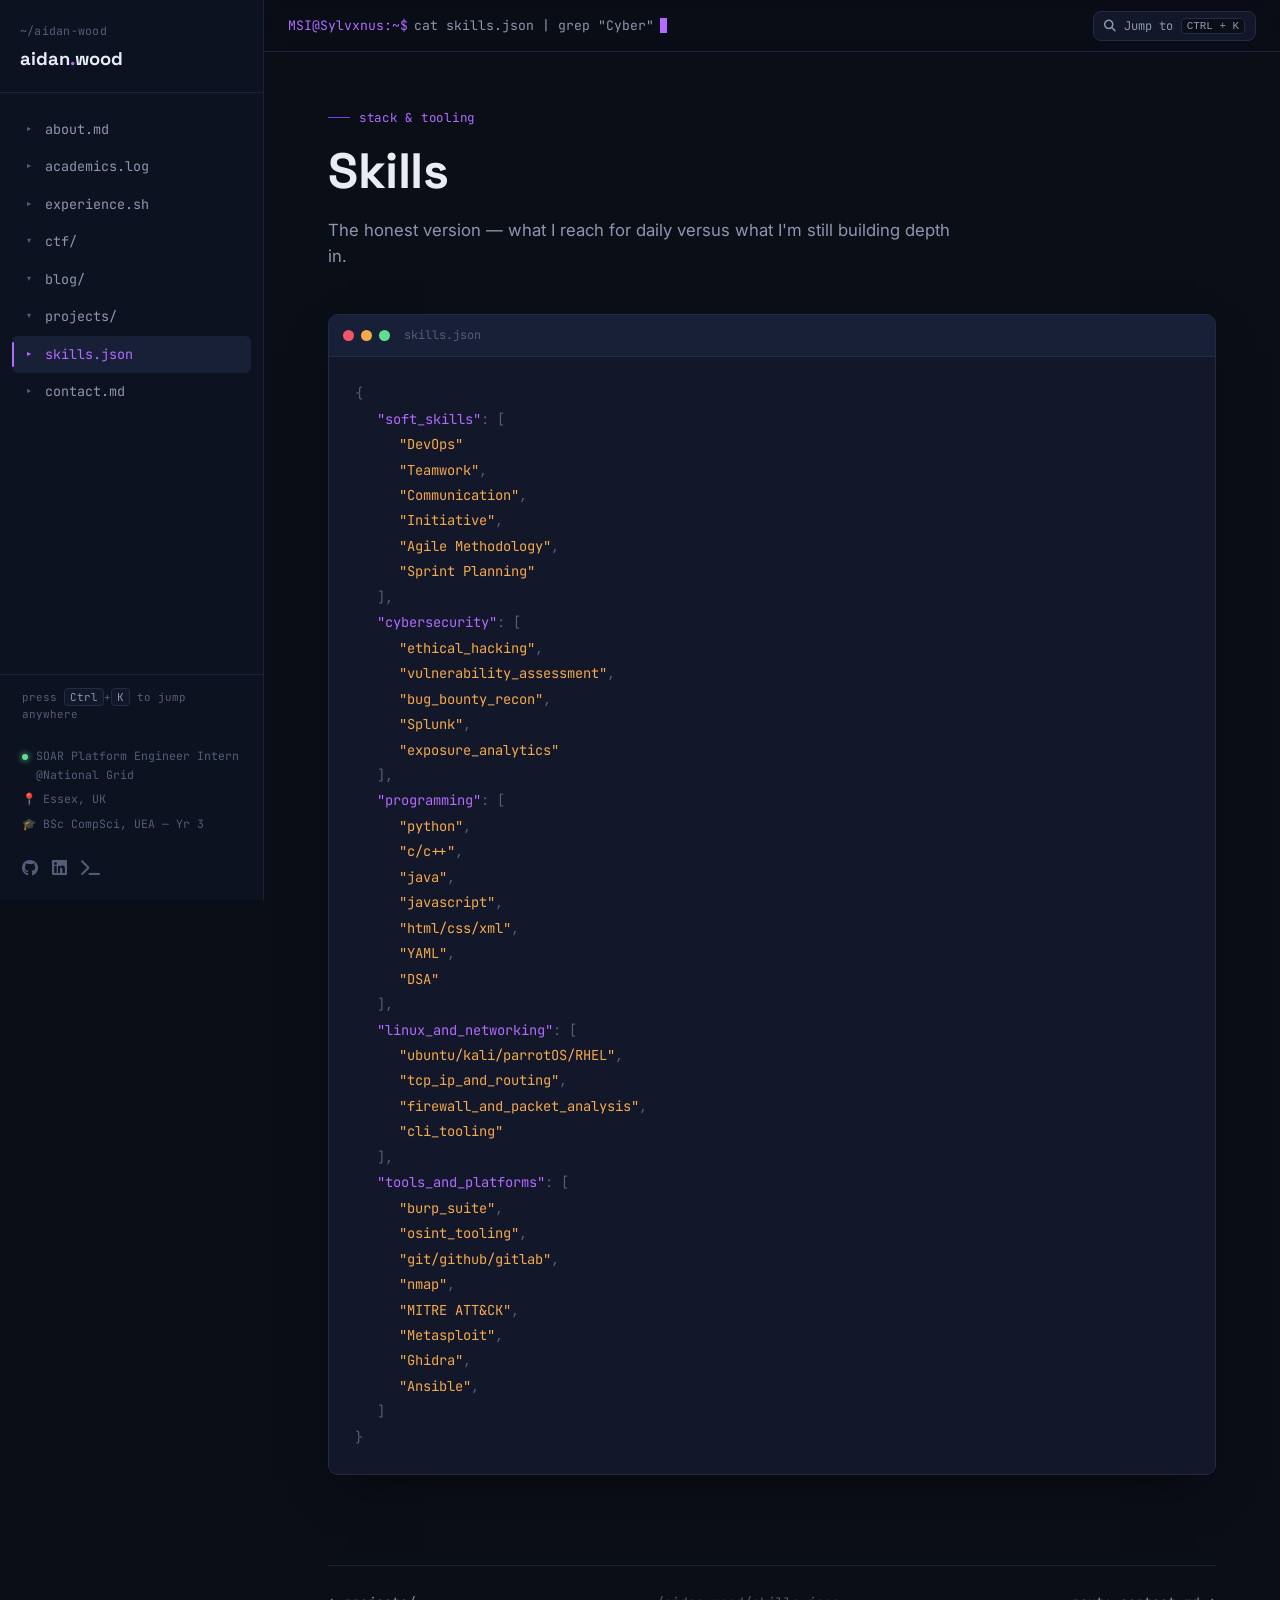
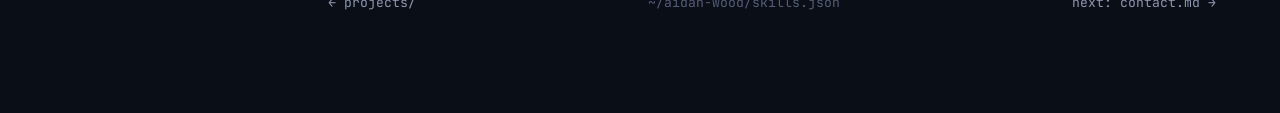
<file: skills.html>
<!DOCTYPE html>
<html lang="en">
<head>
<meta charset="UTF-8">
<meta name="viewport" content="width=device-width, initial-scale=1.0">
<title>Skills — Aidan Wood</title>
<link rel="stylesheet" href="assets/css/style.css">
<link rel="stylesheet" href="assets/css/pages.css">
<link rel="stylesheet" href="https://cdnjs.cloudflare.com/ajax/libs/font-awesome/6.5.0/css/all.min.css">
</head>
<body>

<div class="app-shell">

  <aside class="sidebar">
    <div class="sidebar-brand">
      <div class="path">~/aidan-wood</div>
      <div class="name">aidan<span class="dot">.</span>wood</div>
    </div>
    <nav class="tree">
      <a href="index.html" class="tree-item"><span class="glyph">▸</span>about.md</a>
      <a href="academics.html" class="tree-item"><span class="glyph">▸</span>academics.log</a>
      <a href="experience.html" class="tree-item"><span class="glyph">▸</span>experience.sh</a>
      <a href="ctf.html" class="tree-item"><span class="glyph">▾</span>ctf/</a>
      <a href="blog.html" class="tree-item"><span class="glyph">▾</span>blog/</a>
      <a href="projects.html" class="tree-item"><span class="glyph">▾</span>projects/</a>
      <a href="skills.html" class="tree-item active"><span class="glyph">▸</span>skills.json</a>
      <a href="contact.html" class="tree-item"><span class="glyph">▸</span>contact.md</a>
    </nav>
    <div class="tree-hint">press <kbd>Ctrl</kbd>+<kbd>K</kbd> to jump anywhere</div>
    <div class="sidebar-status">
      <div class="status-line"><span class="led"></span>SOAR Platform Engineer Intern @National Grid</div>
      <div class="status-line">📍 Essex, UK</div>
      <div class="status-line">🎓 BSc CompSci, UEA — Yr 3</div>
    </div>
    <div class="sidebar-social">
      <a href="https://github.com/AidanHWood" target="_blank" rel="noopener noreferrer" aria-label="GitHub"><i class="fab fa-github"></i></a>
      <a href="https://www.linkedin.com/in/aidan-h-wood/" target="_blank" rel="noopener noreferrer" aria-label="LinkedIn"><i class="fab fa-linkedin"></i></a>
      <a href="https://tryhackme.com/p/Sylvxnus" target="_blank" rel="noopener noreferrer" aria-label="TryHackMe"><i class="fas fa-terminal"></i></a>
    </div>
  </aside>
  <div class="sidebar-backdrop"></div>

  <div class="main-col">
    <div class="topbar">
      <div class="topbar-cmd">
        <span class="prompt">MSI@Sylvxnus:~$</span>
        <span class="path" data-command='cat skills.json | grep "Cyber"'></span>
        <span class="caret"></span>
      </div>
      <div class="topbar-right">
        <button class="palette-trigger" data-open-palette><i class="fas fa-magnifying-glass"></i> Jump to <kbd class="kbd-hint">CTRL + K</kbd></button>
        <button class="mobile-nav-toggle" aria-label="Open menu"><i class="fas fa-bars"></i></button>
      </div>
    </div>

    <main class="page">
      <div class="eyebrow">stack &amp; tooling</div>
      <h1 class="page-title">Skills</h1>
      <p class="page-lede">The honest version — what I reach for daily versus what I'm still building depth in.</p>

      <div class="term-window">
        <div class="term-titlebar">
          <div class="term-dots"><span class="r"></span><span class="y"></span><span class="g"></span></div>
          <span class="term-name">skills.json</span>
        </div>
        <div class="json-body">
          <div class="b">{</div>

          <div class="json-line"><span class="k">"soft_skills"</span><span class="b">: [</span></div>
          <div class="json-line-2"><span class="s">"DevOps"</span></div>
          <div class="json-line-2"><span class="s">"Teamwork"</span><span class="b">,</span></div>
          <div class="json-line-2"><span class="s">"Communication"</span><span class="b">,</span></div>
          <div class="json-line-2"><span class="s">"Initiative"</span><span class="b">,</span></div>
          <div class="json-line-2"><span class="s">"Agile Methodology"</span><span class="b">,</span></div>
          <div class="json-line-2"><span class="s">"Sprint Planning"</span></div>
          <div class="json-line"><span class="b">],</span></div>

          <div class="json-line"><span class="k">"cybersecurity"</span><span class="b">: [</span></div>
          <div class="json-line-2"><span class="s">"ethical_hacking"</span><span class="b">,</span></div>
          <div class="json-line-2"><span class="s">"vulnerability_assessment"</span><span class="b">,</span></div>
          <div class="json-line-2"><span class="s">"bug_bounty_recon"</span><span class="b">,</span></div>
          <div class="json-line-2"><span class="s">"Splunk"</span><span class="b">,</span></div>
          <div class="json-line-2"><span class="s">"exposure_analytics"</span></div>
          <div class="json-line"><span class="b">],</span></div>

          <div class="json-line"><span class="k">"programming"</span><span class="b">: [</span></div>
          <div class="json-line-2"><span class="s">"python"</span><span class="b">,</span></div>
          <div class="json-line-2"><span class="s">"c/c++"</span><span class="b">,</span></div>
          <div class="json-line-2"><span class="s">"java"</span><span class="b">,</span></div>
          <div class="json-line-2"><span class="s">"javascript"</span><span class="b">,</span></div>
          <div class="json-line-2"><span class="s">"html/css/xml"</span><span class="b">,</span></div>
          <div class="json-line-2"><span class="s">"YAML"</span><span class="b">,</span></div>
          <div class="json-line-2"><span class="s">"DSA"</span></div>
          <div class="json-line"><span class="b">],</span></div>

          <div class="json-line"><span class="k">"linux_and_networking"</span><span class="b">: [</span></div>
          <div class="json-line-2"><span class="s">"ubuntu/kali/parrotOS/RHEL"</span><span class="b">,</span></div>
          <div class="json-line-2"><span class="s">"tcp_ip_and_routing"</span><span class="b">,</span></div>
          <div class="json-line-2"><span class="s">"firewall_and_packet_analysis"</span><span class="b">,</span></div>
          <div class="json-line-2"><span class="s">"cli_tooling"</span></div>
          <div class="json-line"><span class="b">],</span></div>

          <div class="json-line"><span class="k">"tools_and_platforms"</span><span class="b">: [</span></div>
          <div class="json-line-2"><span class="s">"burp_suite"</span><span class="b">,</span></div>
          <div class="json-line-2"><span class="s">"osint_tooling"</span><span class="b">,</span></div>
          <div class="json-line-2"><span class="s">"git/github/gitlab"</span><span class="b">,</span></div>
          <div class="json-line-2"><span class="s">"nmap"</span><span class="b">,</span></div>
          <div class="json-line-2"><span class="s">"MITRE ATT&CK"</span><span class="b">,</span></div>
          <div class="json-line-2"><span class="s">"Metasploit"</span><span class="b">,</span></div>
          <div class="json-line-2"><span class="s">"Ghidra"</span><span class="b">,</span></div>
          <div class="json-line-2"><span class="s">"Ansible"</span><span class="b">,</span></div>
          <div class="json-line"><span class="b">]</span></div>

          <div class="b">}</div>
        </div>
      </div>

      <div class="page-footer-nav">
        <a href="projects.html">← projects/</a>
        <span>~/aidan-wood/skills.json</span>
        <a href="contact.html">next: contact.md →</a>
      </div>
    </main>
  </div>
</div>

<script src="assets/js/main.js"></script>
</body>
</html>
</file>
<file: assets/css/style.css>
/* ============================================================
   AIDAN WOOD — PORTFOLIO DESIGN SYSTEM
   Concept: a security engineer's home directory, rendered as a site.
   Left rail = file tree (nav). Pages = files being opened.
   Every content block borrows the chrome of a terminal window.
   ============================================================ */

@import url('https://fonts.googleapis.com/css2?family=Space+Grotesk:wght@500;600;700&family=Inter:wght@400;500;600;700&family=JetBrains+Mono:wght@400;500;600;700&display=swap');

:root {
  /* ---- color tokens ---- */
  --ink:        #0A0E17;
  --ink-raised: #0D1220;
  --panel:      #121729;
  --panel-2:    #182038;
  --border:     #232C46;
  --border-soft:#1A2138;

  --text:       #E8ECF5;
  --text-dim:   #8D96B0;
  --text-faint: #545D78;

  --accent:     #B26BFF;   /* primary — neon purple, "info" signal */
  --accent-dim: #7C3AED;
  --accent-glow: rgba(178, 107, 255, 0.18);

  --amber:      #F5A94E;   /* secondary — marks, warnings */
  --amber-dim:  #B8792F;

  --red:        #F2556B;   /* high severity only */
  --green:      #5FDE8F;   /* success / active status */

  /* ---- type ---- */
  --f-display: 'Space Grotesk', sans-serif;
  --f-body:    'Inter', sans-serif;
  --f-mono:    'JetBrains Mono', monospace;

  /* ---- layout ---- */
  --sidebar-w: 264px;
  --topbar-h: 52px;
  --radius: 10px;
  --radius-sm: 6px;
}

* { margin: 0; padding: 0; box-sizing: border-box; }

html { scroll-behavior: smooth; }

@media (prefers-reduced-motion: reduce) {
  html { scroll-behavior: auto; }
  *, *::before, *::after {
    animation-duration: 0.001ms !important;
    animation-iteration-count: 1 !important;
    transition-duration: 0.001ms !important;
  }
}

body {
  font-family: var(--f-body);
  background: var(--ink);
  color: var(--text);
  line-height: 1.6;
  -webkit-font-smoothing: antialiased;
  overflow-x: hidden;
}

a { color: inherit; text-decoration: none; }
ul { list-style: none; }
img { max-width: 100%; display: block; }
button { font-family: inherit; cursor: pointer; }

::selection { background: var(--accent-glow); color: var(--accent); }

:focus-visible {
  outline: 2px solid var(--accent);
  outline-offset: 3px;
  border-radius: 3px;
}

/* ---- scrollbar ---- */
::-webkit-scrollbar { width: 10px; height: 10px; }
::-webkit-scrollbar-track { background: var(--ink); }
::-webkit-scrollbar-thumb { background: var(--border); border-radius: 8px; }
::-webkit-scrollbar-thumb:hover { background: var(--accent-dim); }

/* ============================================================
   APP SHELL
   ============================================================ */

.app-shell {
  display: flex;
  align-items: stretch;
  min-height: 100vh;
}

/* ---- Sidebar (file tree) ---- */

.sidebar {
  flex: 0 0 var(--sidebar-w);
  width: var(--sidebar-w);
  position: sticky;
  top: 0;
  align-self: flex-start;
  height: 100vh;
  background: var(--ink-raised);
  border-right: 1px solid var(--border-soft);
  display: flex;
  flex-direction: column;
  padding: 22px 0 18px;
  overflow-y: auto;
}

.sidebar-brand {
  padding: 0 20px 18px;
  border-bottom: 1px solid var(--border-soft);
  margin-bottom: 14px;
}

.sidebar-brand .path {
  font-family: var(--f-mono);
  font-size: 0.72rem;
  color: var(--text-faint);
  letter-spacing: 0.02em;
}

.sidebar-brand .name {
  font-family: var(--f-display);
  font-weight: 700;
  font-size: 1.15rem;
  margin-top: 4px;
  color: var(--text);
}

.sidebar-brand .name .dot { color: var(--accent); }

.tree {
  padding: 4px 12px;
  flex: 1;
}

.tree-item {
  display: flex;
  align-items: center;
  gap: 9px;
  padding: 8px 10px;
  border-radius: var(--radius-sm);
  font-family: var(--f-mono);
  font-size: 0.84rem;
  color: var(--text-dim);
  transition: background 0.15s ease, color 0.15s ease;
  position: relative;
}

.tree-item .glyph {
  color: var(--text-faint);
  width: 14px;
  text-align: center;
  flex-shrink: 0;
}

.tree-item:hover {
  background: var(--panel);
  color: var(--text);
}

.tree-item.active {
  background: var(--panel-2);
  color: var(--accent);
}

.tree-item.active .glyph { color: var(--accent); }

.tree-item.active::before {
  content: '';
  position: absolute;
  left: 0;
  top: 6px;
  bottom: 6px;
  width: 2px;
  background: var(--accent);
  border-radius: 2px;
}

.tree-hint {
  padding: 14px 22px 0;
  font-family: var(--f-mono);
  font-size: 0.68rem;
  color: var(--text-faint);
  border-top: 1px solid var(--border-soft);
  margin-top: 10px;
  padding-top: 14px;
}

.tree-hint kbd {
  background: var(--panel);
  border: 1px solid var(--border);
  border-radius: 4px;
  padding: 1px 5px;
  font-family: var(--f-mono);
  color: var(--text-dim);
}

.sidebar-status {
  padding: 14px 22px 0 22px;
  margin-top: 10px;
}

.status-line {
  display: flex;
  align-items: baseline;
  gap: 8px;
  font-family: var(--f-mono);
  font-size: 0.72rem;
  color: var(--text-faint);
  margin-bottom: 6px;
}

.status-line .led {
  width: 6px; height: 6px;
  border-radius: 50%;
  background: var(--green);
  box-shadow: 0 0 6px var(--green);
  flex-shrink: 0;
}

.sidebar-social {
  display: flex;
  gap: 14px;
  padding: 16px 22px 0;
}

.sidebar-social a {
  color: var(--text-faint);
  font-size: 1.05rem;
  transition: color 0.15s ease;
}
.sidebar-social a:hover { color: var(--accent); }

/* ---- Main column ---- */

.main-col { flex: 1 1 auto; min-width: 0; }

.topbar {
  height: var(--topbar-h);
  border-bottom: 1px solid var(--border-soft);
  display: flex;
  align-items: center;
  justify-content: space-between;
  padding: 0 24px;
  background: rgba(10, 14, 23, 0.85);
  backdrop-filter: blur(8px);
  position: sticky;
  top: 0;
  z-index: 40;
}

.topbar-cmd {
  font-family: var(--f-mono);
  font-size: 0.82rem;
  color: var(--text-dim);
  display: flex;
  gap: 6px;
  align-items: center;
  overflow: hidden;
  white-space: nowrap;
}

.topbar-cmd .prompt { color: var(--accent); }
.topbar-cmd .path { color: var(--text-dim); }
.topbar-cmd .caret {
  display: inline-block;
  width: 7px; height: 15px;
  background: var(--accent);
  animation: caret-blink 1.1s steps(1) infinite;
}

@keyframes caret-blink { 50% { opacity: 0; } }

.topbar-right {
  display: flex;
  align-items: center;
  gap: 14px;
}

.mobile-nav-toggle {
  display: none;
  background: var(--panel);
  border: 1px solid var(--border);
  color: var(--text);
  border-radius: var(--radius-sm);
  width: 34px; height: 34px;
  align-items: center;
  justify-content: center;
  font-size: 1rem;
}

.palette-trigger {
  display: flex;
  align-items: center;
  gap: 8px;
  background: var(--panel);
  border: 1px solid var(--border);
  border-radius: 8px;
  padding: 6px 10px;
  font-family: var(--f-mono);
  font-size: 0.75rem;
  color: var(--text-dim);
  transition: border-color 0.15s ease, color 0.15s ease;
}
.palette-trigger:hover { border-color: var(--accent-dim); color: var(--text); }
.palette-trigger kbd {
  background: var(--ink);
  border: 1px solid var(--border);
  border-radius: 4px;
  padding: 1px 5px;
  font-size: 0.68rem;
}

.page {
  padding: 56px clamp(24px, 5vw, 72px) 100px;
  max-width: 1480px;
}

/* ============================================================
   TYPOGRAPHY
   ============================================================ */

.eyebrow {
  font-family: var(--f-mono);
  font-size: 0.78rem;
  color: var(--accent);
  letter-spacing: 0.06em;
  display: flex;
  align-items: center;
  gap: 9px;
  margin-bottom: 16px;
}

.eyebrow::before {
  content: '';
  width: 22px;
  height: 1px;
  background: var(--accent-dim);
}

h1.page-title {
  font-family: var(--f-display);
  font-weight: 700;
  font-size: clamp(2.1rem, 4vw, 3.1rem);
  line-height: 1.1;
  color: var(--text);
  margin-bottom: 18px;
  letter-spacing: -0.01em;
}

.page-lede {
  font-size: 1.05rem;
  color: var(--text-dim);
  max-width: 640px;
  margin-bottom: 44px;
}

h2.section-title {
  font-family: var(--f-display);
  font-weight: 600;
  font-size: 1.5rem;
  color: var(--text);
  margin-bottom: 6px;
}

.section-block { margin-top: 64px; }
.section-block:first-of-type { margin-top: 0; }

/* ============================================================
   TERMINAL WINDOW COMPONENT
   ============================================================ */

.term-window {
  background: var(--panel);
  border: 1px solid var(--border);
  border-radius: var(--radius);
  overflow: hidden;
  box-shadow: 0 20px 50px -20px rgba(0,0,0,0.6);
}

.term-titlebar {
  display: flex;
  align-items: center;
  gap: 10px;
  padding: 11px 14px;
  background: var(--panel-2);
  border-bottom: 1px solid var(--border);
}

.term-dots { display: flex; gap: 7px; }
.term-dots span {
  width: 11px; height: 11px;
  border-radius: 50%;
  display: inline-block;
}
.term-dots .r { background: #F2556B; }
.term-dots .y { background: #F5A94E; }
.term-dots .g { background: #5FDE8F; }

.term-titlebar .term-name {
  font-family: var(--f-mono);
  font-size: 0.74rem;
  color: var(--text-faint);
  margin-left: 4px;
}

.term-body {
  padding: 20px 22px 24px;
  font-family: var(--f-mono);
  font-size: 0.88rem;
  color: var(--text);
  overflow-x: auto;
}

.term-line { display: flex; gap: 10px; margin-bottom: 4px; flex-wrap: wrap; }
.term-line .prompt { color: var(--accent); flex-shrink: 0; }
.term-line .cmd { color: var(--text); }
.term-out { color: var(--text-dim); }

/* ============================================================
   BUTTONS
   ============================================================ */

.btn {
  display: inline-flex;
  align-items: center;
  gap: 8px;
  padding: 12px 22px;
  border-radius: 8px;
  font-family: var(--f-mono);
  font-size: 0.85rem;
  font-weight: 500;
  border: 1px solid transparent;
  transition: transform 0.15s ease, background 0.15s ease, border-color 0.15s ease, color 0.15s ease;
}

.btn-primary {
  background: var(--accent);
  color: #1C0B33;
}
.btn-primary:hover { transform: translateY(-2px); background: #CB9BFF; }

.btn-ghost {
  background: transparent;
  border-color: var(--border);
  color: var(--text);
}
.btn-ghost:hover { border-color: var(--accent-dim); color: var(--accent); transform: translateY(-2px); }

.btn-row { display: flex; gap: 14px; flex-wrap: wrap; margin-top: 30px; }

/* ============================================================
   CARDS — generic
   ============================================================ */

.card {
  background: var(--panel);
  border: 1px solid var(--border);
  border-radius: var(--radius);
  padding: 24px;
  transition: transform 0.18s ease, border-color 0.18s ease;
}

.card:hover { border-color: var(--border); transform: translateY(-3px); }

.grid-2 { display: grid; grid-template-columns: repeat(2, minmax(0, 540px)); justify-content: space-between; gap: 22px; }
.grid-3 { display: grid; grid-template-columns: repeat(3, minmax(0, 340px)); justify-content: space-between; gap: 20px; }

@media (max-width: 900px) {
  .grid-2, .grid-3 { grid-template-columns: 1fr; }
}

/* ============================================================
   BADGES / PILLS
   ============================================================ */

.pill {
  display: inline-flex;
  align-items: center;
  gap: 6px;
  padding: 4px 11px;
  border-radius: 20px;
  font-family: var(--f-mono);
  font-size: 0.7rem;
  font-weight: 500;
  letter-spacing: 0.02em;
  background: var(--accent-glow);
  color: var(--accent);
  border: 1px solid rgba(178,107,255,0.28);
}

.pill.amber { background: rgba(245,169,78,0.14); color: var(--amber); border-color: rgba(245,169,78,0.28); }
.pill.red { background: rgba(242,85,107,0.14); color: var(--red); border-color: rgba(242,85,107,0.28); }
.pill.green { background: rgba(95,222,143,0.14); color: var(--green); border-color: rgba(95,222,143,0.28); }

/* ============================================================
   COMMAND PALETTE
   ============================================================ */

.palette-overlay {
  position: fixed;
  inset: 0;
  background: rgba(5,7,13,0.7);
  backdrop-filter: blur(3px);
  display: none;
  align-items: flex-start;
  justify-content: center;
  padding-top: 14vh;
  z-index: 200;
}

.palette-overlay.open { display: flex; }

.palette-box {
  width: min(560px, 90vw);
  background: var(--panel);
  border: 1px solid var(--border);
  border-radius: var(--radius);
  box-shadow: 0 30px 70px -20px rgba(0,0,0,0.7);
  overflow: hidden;
}

.palette-input-row {
  display: flex;
  align-items: center;
  gap: 10px;
  padding: 14px 18px;
  border-bottom: 1px solid var(--border);
  font-family: var(--f-mono);
  color: var(--accent);
}

.palette-input-row input {
  flex: 1;
  background: transparent;
  border: none;
  outline: none;
  color: var(--text);
  font-family: var(--f-mono);
  font-size: 0.92rem;
}

.palette-results { max-height: 320px; overflow-y: auto; padding: 8px; }

.palette-item {
  display: flex;
  justify-content: space-between;
  padding: 10px 12px;
  border-radius: var(--radius-sm);
  font-family: var(--f-mono);
  font-size: 0.85rem;
  color: var(--text-dim);
}

.palette-item.sel { background: var(--panel-2); color: var(--text); }
.palette-item .tag { color: var(--text-faint); font-size: 0.72rem; }

/* ============================================================
   FOOTER (per page, inside .page)
   ============================================================ */

.page-footer-nav {
  margin-top: 90px;
  padding-top: 26px;
  border-top: 1px solid var(--border-soft);
  display: flex;
  justify-content: space-between;
  font-family: var(--f-mono);
  font-size: 0.82rem;
  color: var(--text-faint);
  flex-wrap: wrap;
  gap: 14px;
}

.page-footer-nav a { color: var(--text-dim); transition: color 0.15s ease; }
.page-footer-nav a:hover { color: var(--accent); }

/* ============================================================
   TOAST (easter egg / copy confirmation)
   ============================================================ */

.toast {
  position: fixed;
  bottom: 24px;
  left: 50%;
  transform: translateX(-50%) translateY(20px);
  background: var(--panel-2);
  border: 1px solid var(--accent-dim);
  color: var(--accent);
  font-family: var(--f-mono);
  font-size: 0.82rem;
  padding: 11px 18px;
  border-radius: 8px;
  opacity: 0;
  pointer-events: none;
  transition: opacity 0.25s ease, transform 0.25s ease;
  z-index: 300;
  box-shadow: 0 15px 40px -10px rgba(0,0,0,0.6);
}

.toast.show { opacity: 1; transform: translateX(-50%) translateY(0); }

/* ============================================================
   RESPONSIVE — mobile sidebar becomes a drawer
   ============================================================ */

@media (max-width: 880px) {
  .sidebar {
    position: fixed;
    left: 0; top: 0;
    width: min(280px, 82vw);
    transform: translateX(-100%);
    transition: transform 0.25s ease;
    z-index: 150;
    box-shadow: 20px 0 60px -20px rgba(0,0,0,0.6);
  }
  .sidebar.open { transform: translateX(0); }
  .mobile-nav-toggle { display: flex; }
  .sidebar-backdrop {
    display: none;
    position: fixed; inset: 0;
    background: rgba(0,0,0,0.5);
    z-index: 140;
  }
  .sidebar-backdrop.open { display: block; }
  .palette-trigger .kbd-hint { display: none; }
}
</file>
<file: assets/css/pages.css>
/* ============================================================
   PAGE-SPECIFIC STYLES
   ============================================================ */

/* ---------- HOME / ABOUT — neofetch hero ---------- */

.hero {
  display: grid;
  grid-template-columns: minmax(0, 640px) 460px;
  justify-content: space-between;
  gap: 40px;
  align-items: start;
  margin-bottom: 26px;
}

@media (max-width: 900px) { .hero { grid-template-columns: 1fr; } }

.hero-copy { display: flex; flex-direction: column; justify-content: center; }

.hero-copy h1 {
  font-family: var(--f-display);
  font-weight: 700;
  font-size: clamp(2.3rem, 4.4vw, 3.4rem);
  line-height: 1.08;
  letter-spacing: -0.01em;
  margin-bottom: 18px;
}

.hero-copy h1 .accent { color: var(--accent); }

.hero-copy p.lede {
  color: var(--text-dim);
  font-size: 1.05rem;
  max-width: 520px;
  margin-bottom: 8px;
}

.neofetch-card { min-width: 0; }

/* ---- standalone photo + blob, next to the heading ---- */
.hero-photo-col {
  position: relative;
  min-height: 420px;   /* was 340px */
  display: flex;
  align-items: center;
  justify-content: center;
}

.photo-blob {
  position: absolute;
  width: 450px;    /* was 300px */
  height: 400px;   /* was 280px */
  background: linear-gradient(135deg, var(--accent), var(--accent-dim));
  border-radius: 63% 37% 54% 46% / 45% 41% 59% 55%;
  box-shadow: 0 0 70px rgba(178,107,255,0.35), 0 0 140px rgba(178,107,255,0.14);
  transform: rotate(-8deg);
}

.hero-photo {
  position: relative;
  width: 290px;    /* was 230px */
  height: 290px;   /* was 230px */
  border-radius: 50%;
  object-fit: cover;
  object-position: center 20%;
  border: 5px solid #F3EEFF;
  box-shadow: 0 18px 45px -14px rgba(0,0,0,0.55);
}

@media (max-width: 900px) {
  .hero-photo-col { min-height: 260px; margin-top: 4px; }
  .photo-blob { width: 230px; height: 210px; }
  .hero-photo { width: 180px; height: 180px; }
}

/* ---- full-width neofetch stat strip (below the buttons) ---- */
.neofetch-strip {
  display: flex;
  flex-wrap: wrap;
  gap: 28px 44px;
  padding: 26px 28px 30px;
  font-family: var(--f-mono);
}

.neofetch-strip .stat {
  display: flex;
  flex-direction: column;
  gap: 6px;
  min-width: 150px;
}

.neofetch-strip .stat-k {
  color: var(--accent);
  font-size: 0.74rem;
  letter-spacing: 0.04em;
  text-transform: uppercase;
}

.neofetch-strip .stat-v { color: var(--text-dim); font-size: 0.86rem; }
.neofetch-strip .stat-v strong { color: var(--text); font-weight: 500; }

.neofetch-swatches-wide {
  display: flex;
  gap: 6px;
  align-items: center;
}
.neofetch-swatches-wide span { width: 18px; height: 18px; border-radius: 4px; }

.neofetch-body {
  display: flex;
  gap: 22px;
  padding: 26px 22px;
  font-family: var(--f-mono);
  font-size: 0.82rem;
}

.neofetch-photo {
  width: 108px;
  height: 108px;
  border-radius: 12px;
  object-fit: cover;
  object-position: center 20%;
  border: 1px solid var(--border);
  flex-shrink: 0;
}

.neofetch-info dl {
  display: grid;
  grid-template-columns: auto 1fr;
  gap: 5px 14px;
}

.neofetch-info dt { color: var(--accent); white-space: nowrap; }
.neofetch-info dd { color: var(--text-dim); }
.neofetch-info dd strong { color: var(--text); font-weight: 500; }

.neofetch-swatches { display: flex; gap: 5px; margin-top: 12px; grid-column: 1 / -1; }
.neofetch-swatches span { width: 16px; height: 16px; border-radius: 3px; }

.quicklinks {
  display: grid;
  grid-template-columns: repeat(4, minmax(0, 260px));
  justify-content: space-between;
  gap: 16px;
  margin-top: 56px;
}
@media (max-width: 760px) { .quicklinks { grid-template-columns: repeat(2, 1fr); } }

.quicklink {
  padding: 20px 18px;
  display: flex;
  flex-direction: column;
  gap: 10px;
}
.quicklink .glyph { color: var(--accent); font-size: 1.15rem; }
.quicklink .label { font-family: var(--f-display); font-weight: 600; font-size: 0.95rem; }
.quicklink .desc { color: var(--text-dim); font-size: 0.8rem; }

/* ---------- ACADEMICS ---------- */

.year-panel { padding: 28px; }
.year-panel + .year-panel { margin-top: 24px; }

.year-panel-head {
  display: flex;
  justify-content: space-between;
  align-items: baseline;
  margin-bottom: 22px;
  flex-wrap: wrap;
  gap: 10px;
}

.year-panel-head .yr {
  font-family: var(--f-mono);
  font-size: 0.78rem;
  color: var(--text-faint);
  text-transform: uppercase;
  letter-spacing: 0.06em;
}

.year-panel-head .avg {
  font-family: var(--f-display);
  font-size: 2.3rem;
  font-weight: 700;
  color: var(--amber);
}

.mod-row {
  display: grid;
  grid-template-columns: 1fr auto 90px;
  align-items: center;
  gap: 14px;
  padding: 11px 0;
  border-bottom: 1px solid var(--border-soft);
}
.mod-row:last-child { border-bottom: none; }

.mod-name { font-size: 0.92rem; color: var(--text); }
.mod-mark { font-family: var(--f-mono); font-size: 0.85rem; color: var(--text-dim); text-align: right; }

.mod-bar-track {
  height: 6px;
  border-radius: 4px;
  background: var(--panel-2);
  overflow: hidden;
}
.mod-bar-fill {
  height: 100%;
  background: linear-gradient(90deg, var(--accent-dim), var(--accent));
  border-radius: 4px;
  width: 0%;
  transition: width 1s cubic-bezier(.16,1,.3,1);
}

.academics-summary {
  margin-top: 30px;
  margin-bottom: 30px;
  display: flex;
  align-items: center;
  gap: 12px;
  font-family: var(--f-mono);
  font-size: 0.85rem;
  color: var(--text-dim);
}

/* ---------- EXPERIENCE — ls -la terminal ---------- */

.ls-row {
  display: grid;
  grid-template-columns: 100px 50px 60px 90px 130px 1fr;
  gap: 14px;
  padding: 9px 4px;
  border-radius: var(--radius-sm);
  cursor: pointer;
  color: var(--text-dim);
  transition: background 0.12s ease, color 0.12s ease;
  white-space: nowrap;
}
.ls-row:hover, .ls-row.open { background: var(--panel-2); color: var(--text); }
.ls-row .perm { color: var(--text-faint); }
.ls-row .fname { color: var(--accent); font-weight: 500; }
.ls-row.open .fname { color: var(--text); }

.ls-header-row {
  color: var(--text-faint);
  font-size: 0.72rem;
  padding: 0 4px 8px;
  border-bottom: 1px solid var(--border-soft);
  margin-bottom: 6px;
}

.ls-detail {
  display: none;
  padding: 16px 18px;
  margin: 4px 0 12px;
  background: var(--ink-raised);
  border-left: 2px solid var(--accent);
  border-radius: 0 var(--radius-sm) var(--radius-sm) 0;
  font-family: var(--f-body);
  font-size: 0.88rem;
  color: var(--text-dim);
  white-space: normal;
}
.ls-detail.show { display: block; }
.ls-detail h4 { font-family: var(--f-display); color: var(--text); font-size: 1rem; margin-bottom: 6px; }
.ls-detail .meta { font-family: var(--f-mono); font-size: 0.74rem; color: var(--accent); margin-bottom: 10px; display: block; }

.ls-hint { color: var(--text-faint); font-size: 0.76rem; margin-top: 14px; }

@media (max-width: 700px) {
  .ls-row { grid-template-columns: 1fr; gap: 2px; white-space: normal; }
  .ls-row > span:not(.fname) { display: none; }
  .ls-header-row { display: none; }
}

/* ---------- CTF ---------- */

.ctf-card {
  padding: 0;
  overflow: hidden;
  display: flex;
  flex-direction: column;
}

.ctf-card img {
  width: 100%;
  height: 250px;   /* was 170px */
  object-fit: cover;
}

.ctf-card img.contain {
  object-fit: contain;
  background: var(--ink-raised);
  padding: 10px;   /* was 18px — less padding leaves more room for the image itself */
}

.ctf-card-body { padding: 22px; flex: 1; display: flex; flex-direction: column; gap: 10px; }
.ctf-card-body h3 { font-family: var(--f-display); font-size: 1.05rem; }
.ctf-card-body p { color: var(--text-dim); font-size: 0.86rem; }

.rank-track { height: 5px; border-radius: 4px; background: var(--panel-2); overflow: hidden; margin-top: 4px; }
.rank-fill { height: 100%; background: linear-gradient(90deg, var(--amber-dim), var(--amber)); width: 0%; transition: width 1.1s cubic-bezier(.16,1,.3,1); border-radius: 4px; }
.rank-labels { display: flex; justify-content: space-between; font-family: var(--f-mono); font-size: 0.68rem; color: var(--text-faint); }

/* ---------- BLOG ---------- */

.blog-term { padding-bottom: 0; }

.blog-typeline {
  font-family: var(--f-mono);
  font-size: 0.95rem;
  color: var(--accent);
}
.blog-typeline .caret2 {
  display: inline-block; width: 8px; height: 16px;
  background: var(--accent); margin-left: 2px; vertical-align: -2px;
  animation: caret-blink 1.1s steps(1) infinite;
}

.blog-daynav {
  display: flex;
  align-items: center;
  justify-content: space-between;
  margin: 34px 0 20px;
  font-family: var(--f-mono);
}

.blog-daynav .date { color: var(--text); font-size: 0.95rem; }
.blog-daynav .navbtn {
  background: var(--panel);
  border: 1px solid var(--border);
  color: var(--text-dim);
  border-radius: 7px;
  padding: 8px 12px;
  font-family: var(--f-mono);
  font-size: 0.78rem;
  transition: border-color 0.15s ease, color 0.15s ease;
}
.blog-daynav .navbtn:hover:not(:disabled) { border-color: var(--accent-dim); color: var(--accent); }
.blog-daynav .navbtn:disabled { opacity: 0.35; cursor: not-allowed; }

.exploit-card {
  padding: 20px;
  border-left: 3px solid var(--text-faint);
  cursor: pointer;
}
.exploit-card.high { border-left-color: var(--red); }
.exploit-card.medium { border-left-color: var(--amber); }
.exploit-card.low { border-left-color: var(--green); }

.exploit-card .title { font-family: var(--f-display); font-weight: 600; font-size: 1.02rem; margin-bottom: 8px; }
.exploit-card .desc { color: var(--text-dim); font-size: 0.88rem; }

.exploit-empty { color: var(--text-faint); font-family: var(--f-mono); font-size: 0.85rem; padding: 30px 0; }

.modal-overlay {
  position: fixed; inset: 0;
  background: rgba(5,7,13,0.72);
  backdrop-filter: blur(3px);
  display: none;
  align-items: center;
  justify-content: center;
  z-index: 250;
  padding: 20px;
}
.modal-overlay.open { display: flex; }

.modal-box {
  width: min(640px, 100%);
  max-height: 82vh;
  overflow-y: auto;
  background: var(--panel);
  border: 1px solid var(--border);
  border-radius: var(--radius);
  padding: 30px;
  position: relative;
}

.modal-close {
  position: absolute; top: 18px; right: 18px;
  background: var(--panel-2);
  border: 1px solid var(--border);
  color: var(--text-dim);
  width: 30px; height: 30px;
  border-radius: 8px;
  font-size: 1rem;
}
.modal-close:hover { color: var(--text); }

.modal-box h3 { font-family: var(--f-display); font-size: 1.3rem; margin: 6px 30px 12px 0; }
.modal-box .modal-desc { color: var(--text-dim); margin-bottom: 14px; }
.modal-box .modal-details { color: var(--text-dim); font-size: 0.92rem; line-height: 1.7; margin-bottom: 18px; }
.modal-box .modal-link { color: var(--accent); font-family: var(--f-mono); font-size: 0.85rem; display: inline-block; }
.modal-box .modal-link i { margin-right: 10px; margin-top: 3px  }

/* ---------- PROJECTS ---------- */

.project-feature {
  display: grid;
  grid-template-columns: 1.1fr 1fr;
  gap: 26px;
  margin-bottom: 26px;
}
@media (max-width: 900px) { .project-feature { grid-template-columns: 1fr; } }

.project-feature video {
  width: 100%;
  height: 100%;
  min-height: 260px;
  object-fit: cover;
  border-radius: var(--radius);
  border: 1px solid var(--border);
}

.project-card h3 { font-family: var(--f-display); font-size: 1.15rem; margin-bottom: 12px; }
.project-card p { color: var(--text-dim); font-size: 0.9rem; margin-bottom: 10px; }
.project-card .accuracy-list { font-family: var(--f-mono); font-size: 0.8rem; color: var(--text-dim); margin: 10px 0; }
.project-card .accuracy-list div { display: flex; justify-content: space-between; padding: 3px 0; border-bottom: 1px solid var(--border-soft); }
.project-card .gh-link {
  margin-top: auto;
  display: inline-flex;
  align-items: center;
  gap: 8px;
  color: var(--accent);
  font-family: var(--f-mono);
  font-size: 0.82rem;
  padding-top: 12px;
}

.project-card { display: flex; flex-direction: column; }

/* ---------- SKILLS (rendered as skills.json) ---------- */

.json-body { font-family: var(--f-mono); font-size: 0.86rem; line-height: 1.85; padding: 24px 26px; overflow-x: auto; }
.json-body .k { color: var(--accent); }
.json-body .s { color: var(--amber); }
.json-body .b { color: var(--text-faint); }
.json-line { padding-left: 22px; }
.json-line-2 { padding-left: 44px; }

/* ---------- CONTACT ---------- */

.contact-grid { display: grid; grid-template-columns: repeat(3, minmax(0, 320px)); justify-content: space-between; gap: 20px; }
@media (max-width: 900px) { .contact-grid { grid-template-columns: 1fr; } }

.contact-card { padding: 26px; display: flex; flex-direction: column; gap: 12px; }
.contact-card .glyph { color: var(--accent); font-size: 1.3rem; }
.contact-card h3 { font-family: var(--f-display); font-size: 1.05rem; }
.contact-card p { color: var(--text-dim); font-size: 0.88rem; }
.contact-card .value { font-family: var(--f-mono); font-size: 0.86rem; color: var(--text); word-break: break-all; }
.contact-card .action { margin-top: auto; }

.status-block { margin-top: 30px; padding: 22px 26px; }
.status-block .status-line { font-size: 0.86rem; }

/* ---------- extra small-screen refinements ---------- */
@media (max-width: 520px) {
  .neofetch-body { flex-direction: column; align-items: flex-start; }
  .quicklinks { grid-template-columns: 1fr; }
  .mod-row { grid-template-columns: 1fr auto; row-gap: 6px; }
  .mod-row .mod-bar-track { display: none; }
  .contact-grid { grid-template-columns: 1fr; }
}
</file>
